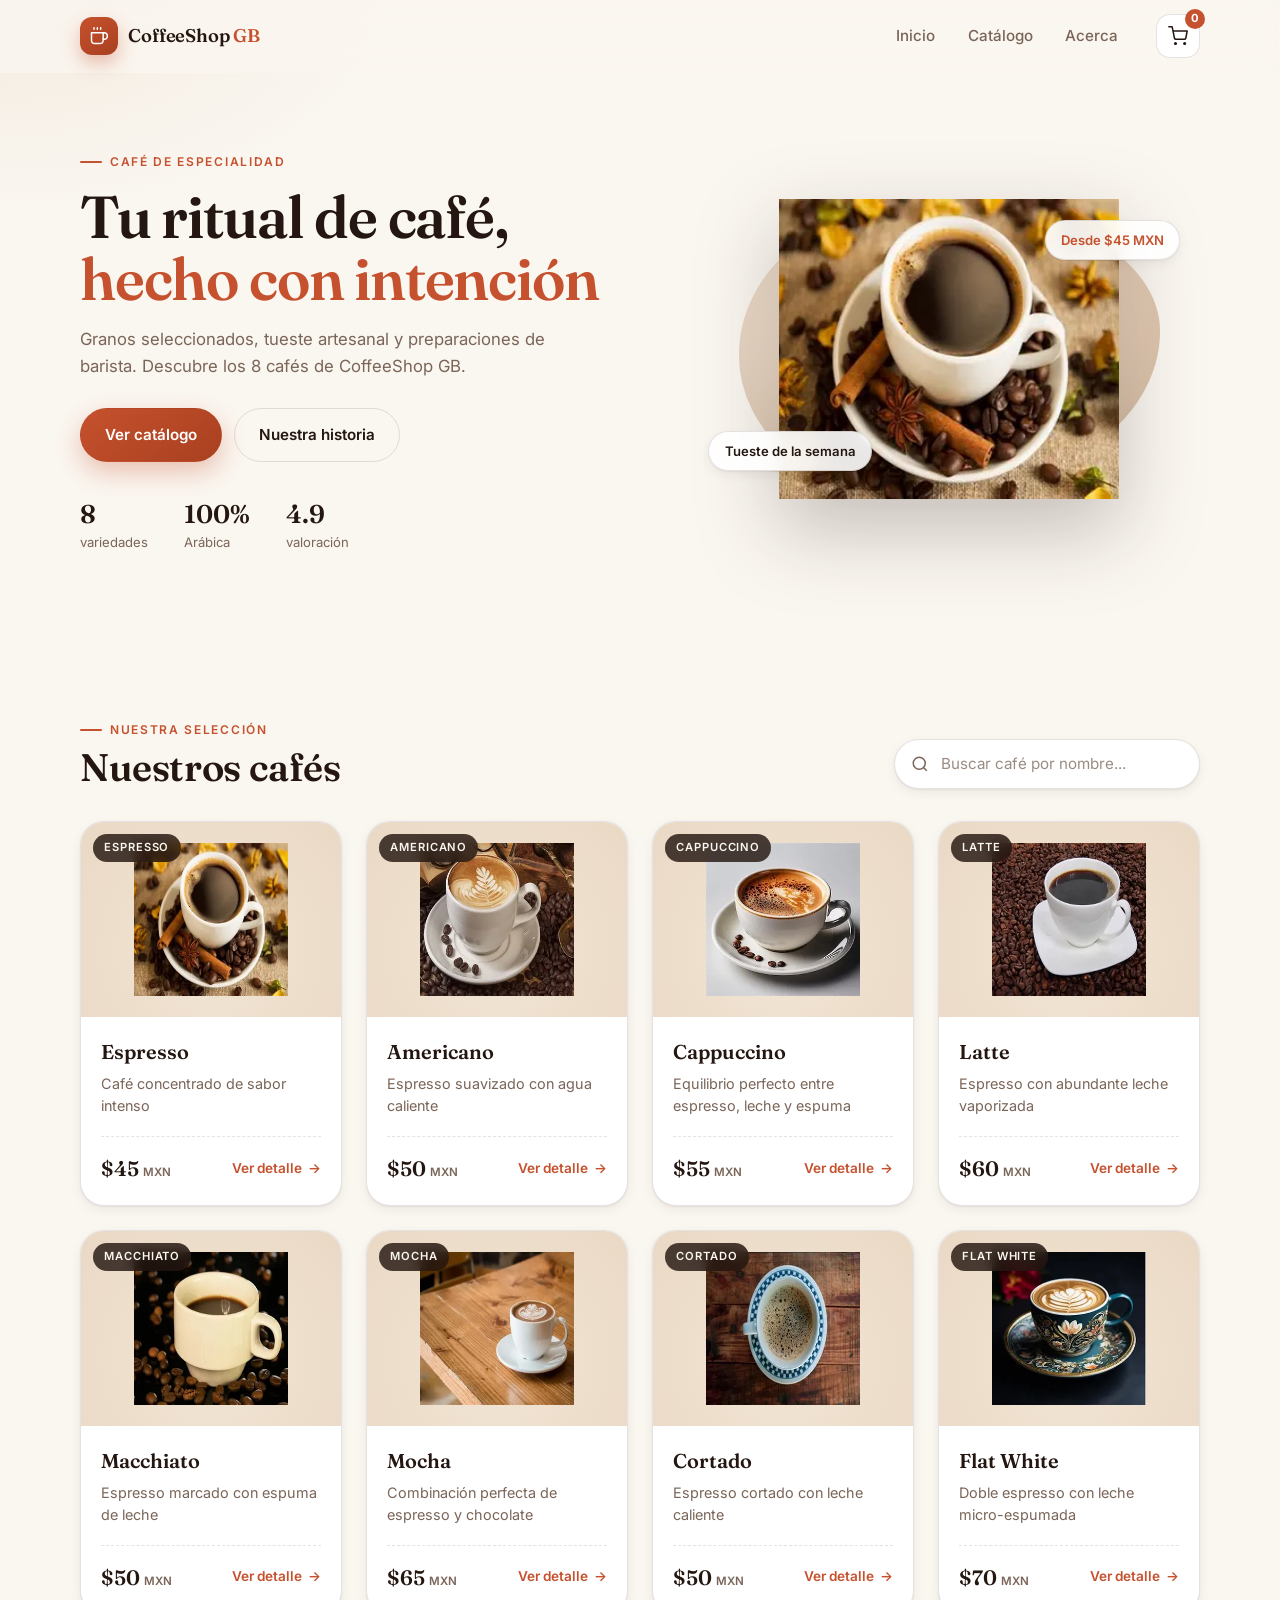
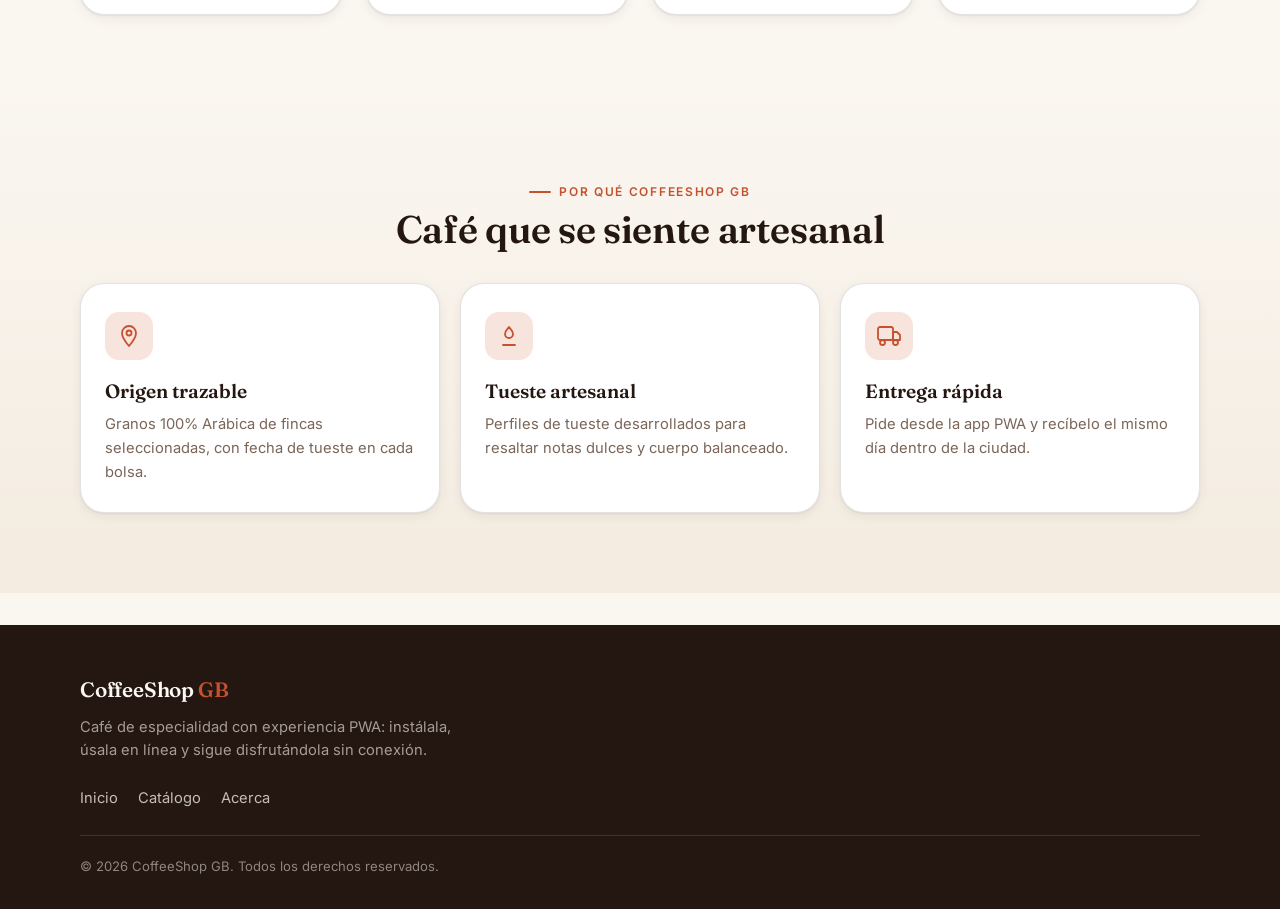
<file: index.html>
<!DOCTYPE html>
<html lang="es">
    <head>
        <meta charset="UTF-8">
        <meta name="viewport" content="width=device-width, initial-scale=1.0">
        <meta http-equiv="X-UA-Compatible" content="ie=edge">
        <meta name="description" content="CoffeeShop GB - Café de especialidad con experiencia PWA. Catálogo de 8 cafés artesanales.">
        <title>CoffeeShop GB</title>
        <link rel="stylesheet" href="css/style.css">
        <link rel="manifest" href="manifest.json">
        <link rel="icon" href="imagenes/icons/favicon-32x32.png" sizes="32x32">
        <link rel="icon" href="imagenes/icons/icon-192x192.png" sizes="192x192">

        <link rel="apple-touch-icon" href="imagenes/icons/icon-72x72.png">
        <link rel="apple-touch-icon" href="imagenes/icons/icon-96x96.png">
        <link rel="apple-touch-icon" href="imagenes/icons/icon-128x128.png">
        <link rel="apple-touch-icon" href="imagenes/icons/icon-144x144.png">
        <link rel="apple-touch-icon" href="imagenes/icons/icon-152x152.png">
        <link rel="apple-touch-icon" href="imagenes/icons/icon-192x192.png">

        <meta name="theme-color" content="#241610">
        <meta name="apple-mobile-web-app-capable" content="yes">
        <meta name="apple-touch-fullscreen" content="yes">
        <link rel="preconnect" href="https://fonts.googleapis.com">
        <link rel="preconnect" href="https://fonts.gstatic.com" crossorigin>
        <link href="https://fonts.googleapis.com/css2?family=Fraunces:opsz,wght@9..144,500;9..144,600;9..144,700&family=Inter:wght@400;500;600;700&display=swap" rel="stylesheet">
    </head>
    <body>
        <a class="skip-link" href="#contenido">Saltar al contenido</a>
        <header class="site-header">
            <div class="container header-inner">
                <a class="brand" href="index.html">
                    <span class="brand-icon" aria-hidden="true">
                        <svg viewBox="0 0 24 24" fill="none" stroke="currentColor" stroke-width="1.8" stroke-linecap="round" stroke-linejoin="round">
                            <path d="M17 8h1a4 4 0 1 1 0 8h-1"></path>
                            <path d="M3 8h14v9a4 4 0 0 1-4 4H7a4 4 0 0 1-4-4V8z"></path>
                            <line x1="6" y1="2" x2="6" y2="4"></line>
                            <line x1="10" y1="2" x2="10" y2="4"></line>
                            <line x1="14" y1="2" x2="14" y2="4"></line>
                        </svg>
                    </span>
                    <span class="brand-text">CoffeeShop <em>GB</em></span>
                </a>

                <nav class="main-nav" aria-label="Navegación principal">
                    <a href="#inicio">Inicio</a>
                    <a href="#catalogo">Catálogo</a>
                    <a href="#acerca">Acerca</a>
                </nav>

                <button class="cart-btn" id="cart-btn" type="button" aria-label="Pedido">
                    <svg viewBox="0 0 24 24" fill="none" stroke="currentColor" stroke-width="1.8" stroke-linecap="round" stroke-linejoin="round" aria-hidden="true">
                        <circle cx="9" cy="21" r="1"></circle>
                        <circle cx="20" cy="21" r="1"></circle>
                        <path d="M1 1h4l2.68 13.39a2 2 0 0 0 2 1.61h9.72a2 2 0 0 0 2-1.61L23 6H6"></path>
                    </svg>
                    <span class="cart-count" id="cart-count">0</span>
                </button>
            </div>
        </header>

        <main id="contenido">
            <section class="hero" id="inicio">
                <div class="container hero-inner">
                    <div class="hero-content">
                        <span class="eyebrow">Café de especialidad</span>
                        <h1 class="hero-title">Tu ritual de café,<br><span class="text-accent">hecho con intención</span></h1>
                        <p class="hero-subtitle">Granos seleccionados, tueste artesanal y preparaciones de barista. Descubre los 8 cafés de CoffeeShop GB.</p>
                        <div class="hero-actions">
                            <a class="btn btn-primary" href="#catalogo">Ver catálogo</a>
                            <a class="btn btn-ghost" href="#acerca">Nuestra historia</a>
                        </div>
                        <ul class="hero-stats" aria-label="Datos destacados">
                            <li><strong>8</strong><span>variedades</span></li>
                            <li><strong>100%</strong><span>Arábica</span></li>
                            <li><strong>4.9</strong><span>valoración</span></li>
                        </ul>
                    </div>
                    <div class="hero-visual" aria-hidden="true">
                        <div class="hero-blob"></div>
                        <img src="imagenes/imgcard/taza1.png" alt="" class="hero-cup" width="300" height="300" loading="eager" fetchpriority="high" decoding="async">
                        <div class="hero-chip hero-chip-top">Desde $45 MXN</div>
                        <div class="hero-chip hero-chip-bottom">Tueste de la semana</div>
                    </div>
                </div>
            </section>

            <section class="catalog" id="catalogo">
                <div class="container">
                    <div class="section-head">
                        <div>
                            <span class="eyebrow">Nuestra selección</span>
                            <h2 class="section-title">Nuestros cafés</h2>
                        </div>
                        <div class="search" role="search">
                            <svg viewBox="0 0 24 24" fill="none" stroke="currentColor" stroke-width="2" aria-hidden="true">
                                <circle cx="11" cy="11" r="8"></circle>
                                <line x1="21" y1="21" x2="16.65" y2="16.65"></line>
                            </svg>
                            <input type="search" id="buscar-cafe" placeholder="Buscar café por nombre..." aria-label="Buscar café por nombre">
                        </div>
                    </div>

                    <div class="product-grid" id="product-grid">
                        <a class="product-card" href="cafe-espresso.html" data-nombre="espresso">
                            <div class="product-media">
                                <img src="imagenes/imgcard/taza1.png" alt="Espresso" loading="lazy" decoding="async" width="300" height="300">
                                <span class="product-tag">Espresso</span>
                            </div>
                            <div class="product-body">
                                <h3 class="product-name">Espresso</h3>
                                <p class="product-desc">Café concentrado de sabor intenso</p>
                                <div class="product-foot">
                                    <span class="product-price">$45 <small>MXN</small></span>
                                    <span class="product-cta">Ver detalle <span aria-hidden="true">→</span></span>
                                </div>
                            </div>
                        </a>

                        <a class="product-card" href="cafe-americano.html" data-nombre="americano">
                            <div class="product-media">
                                <img src="imagenes/imgcard/taza2.png" alt="Americano" loading="lazy" decoding="async" width="300" height="300">
                                <span class="product-tag">Americano</span>
                            </div>
                            <div class="product-body">
                                <h3 class="product-name">Americano</h3>
                                <p class="product-desc">Espresso suavizado con agua caliente</p>
                                <div class="product-foot">
                                    <span class="product-price">$50 <small>MXN</small></span>
                                    <span class="product-cta">Ver detalle <span aria-hidden="true">→</span></span>
                                </div>
                            </div>
                        </a>

                        <a class="product-card" href="cafe-cappuccino.html" data-nombre="cappuccino">
                            <div class="product-media">
                                <img src="imagenes/imgcard/taza3.png" alt="Cappuccino" loading="lazy" decoding="async" width="300" height="300">
                                <span class="product-tag">Cappuccino</span>
                            </div>
                            <div class="product-body">
                                <h3 class="product-name">Cappuccino</h3>
                                <p class="product-desc">Equilibrio perfecto entre espresso, leche y espuma</p>
                                <div class="product-foot">
                                    <span class="product-price">$55 <small>MXN</small></span>
                                    <span class="product-cta">Ver detalle <span aria-hidden="true">→</span></span>
                                </div>
                            </div>
                        </a>

                        <a class="product-card" href="cafe-latte.html" data-nombre="latte">
                            <div class="product-media">
                                <img src="imagenes/imgcard/taza4.png" alt="Latte" loading="lazy" decoding="async" width="300" height="300">
                                <span class="product-tag">Latte</span>
                            </div>
                            <div class="product-body">
                                <h3 class="product-name">Latte</h3>
                                <p class="product-desc">Espresso con abundante leche vaporizada</p>
                                <div class="product-foot">
                                    <span class="product-price">$60 <small>MXN</small></span>
                                    <span class="product-cta">Ver detalle <span aria-hidden="true">→</span></span>
                                </div>
                            </div>
                        </a>

                        <a class="product-card" href="cafe-macchiato.html" data-nombre="macchiato">
                            <div class="product-media">
                                <img src="imagenes/imgcard/taza5.png" alt="Macchiato" loading="lazy" decoding="async" width="300" height="300">
                                <span class="product-tag">Macchiato</span>
                            </div>
                            <div class="product-body">
                                <h3 class="product-name">Macchiato</h3>
                                <p class="product-desc">Espresso marcado con espuma de leche</p>
                                <div class="product-foot">
                                    <span class="product-price">$50 <small>MXN</small></span>
                                    <span class="product-cta">Ver detalle <span aria-hidden="true">→</span></span>
                                </div>
                            </div>
                        </a>

                        <a class="product-card" href="cafe-mocha.html" data-nombre="mocha">
                            <div class="product-media">
                                <img src="imagenes/imgcard/taza6.png" alt="Mocha" loading="lazy" decoding="async" width="300" height="300">
                                <span class="product-tag">Mocha</span>
                            </div>
                            <div class="product-body">
                                <h3 class="product-name">Mocha</h3>
                                <p class="product-desc">Combinación perfecta de espresso y chocolate</p>
                                <div class="product-foot">
                                    <span class="product-price">$65 <small>MXN</small></span>
                                    <span class="product-cta">Ver detalle <span aria-hidden="true">→</span></span>
                                </div>
                            </div>
                        </a>

                        <a class="product-card" href="cafe-cortado.html" data-nombre="cortado">
                            <div class="product-media">
                                <img src="imagenes/imgcard/taza7.png" alt="Cortado" loading="lazy" decoding="async" width="300" height="300">
                                <span class="product-tag">Cortado</span>
                            </div>
                            <div class="product-body">
                                <h3 class="product-name">Cortado</h3>
                                <p class="product-desc">Espresso cortado con leche caliente</p>
                                <div class="product-foot">
                                    <span class="product-price">$50 <small>MXN</small></span>
                                    <span class="product-cta">Ver detalle <span aria-hidden="true">→</span></span>
                                </div>
                            </div>
                        </a>

                        <a class="product-card" href="cafe-flat-white.html" data-nombre="flat white flatwhite">
                            <div class="product-media">
                                <img src="imagenes/imgcard/taza8.png" alt="Flat White" loading="lazy" decoding="async" width="300" height="300">
                                <span class="product-tag">Flat White</span>
                            </div>
                            <div class="product-body">
                                <h3 class="product-name">Flat White</h3>
                                <p class="product-desc">Doble espresso con leche micro-espumada</p>
                                <div class="product-foot">
                                    <span class="product-price">$70 <small>MXN</small></span>
                                    <span class="product-cta">Ver detalle <span aria-hidden="true">→</span></span>
                                </div>
                            </div>
                        </a>
                    </div>

                    <p class="empty-state" id="empty-state" hidden>No encontramos cafés con ese nombre. Prueba con “latte” o “mocha”.</p>
                </div>
            </section>

            <section class="features" id="acerca">
                <div class="container">
                    <div class="section-head section-head-center">
                        <div>
                            <span class="eyebrow">Por qué CoffeeShop GB</span>
                            <h2 class="section-title">Café que se siente artesanal</h2>
                        </div>
                    </div>
                    <div class="feature-grid">
                        <article class="feature-card">
                            <span class="feature-icon" aria-hidden="true">
                                <svg viewBox="0 0 24 24" fill="none" stroke="currentColor" stroke-width="1.8" stroke-linecap="round" stroke-linejoin="round">
                                    <path d="M12 2a7 7 0 0 0-7 7c0 5 7 13 7 13s7-8 7-13a7 7 0 0 0-7-7z"></path>
                                    <circle cx="12" cy="9" r="2.5"></circle>
                                </svg>
                            </span>
                            <h3>Origen trazable</h3>
                            <p>Granos 100% Arábica de fincas seleccionadas, con fecha de tueste en cada bolsa.</p>
                        </article>
                        <article class="feature-card">
                            <span class="feature-icon" aria-hidden="true">
                                <svg viewBox="0 0 24 24" fill="none" stroke="currentColor" stroke-width="1.8" stroke-linecap="round" stroke-linejoin="round">
                                    <path d="M12 3c1.5 2.5 4 3.5 4 7a4 4 0 0 1-8 0c0-3.5 2.5-4.5 4-7z"></path>
                                    <path d="M6 21h12"></path>
                                </svg>
                            </span>
                            <h3>Tueste artesanal</h3>
                            <p>Perfiles de tueste desarrollados para resaltar notas dulces y cuerpo balanceado.</p>
                        </article>
                        <article class="feature-card">
                            <span class="feature-icon" aria-hidden="true">
                                <svg viewBox="0 0 24 24" fill="none" stroke="currentColor" stroke-width="1.8" stroke-linecap="round" stroke-linejoin="round">
                                    <rect x="1" y="3" width="15" height="13" rx="2"></rect>
                                    <path d="M16 8h4l3 3v5h-7V8z"></path>
                                    <circle cx="5.5" cy="18.5" r="2.5"></circle>
                                    <circle cx="18.5" cy="18.5" r="2.5"></circle>
                                </svg>
                            </span>
                            <h3>Entrega rápida</h3>
                            <p>Pide desde la app PWA y recíbelo el mismo día dentro de la ciudad.</p>
                        </article>
                    </div>
                </div>
            </section>
        </main>

        <footer class="site-footer">
            <div class="container footer-inner">
                <div class="footer-brand">
                    <div class="brand-text">CoffeeShop <em>GB</em></div>
                    <p>Café de especialidad con experiencia PWA: instálala, úsala en línea y sigue disfrutándola sin conexión.</p>
                </div>
                <nav class="footer-links" aria-label="Enlaces del pie de página">
                    <a href="#inicio">Inicio</a>
                    <a href="#catalogo">Catálogo</a>
                    <a href="#acerca">Acerca</a>
                </nav>
                <p class="footer-legal">© 2026 CoffeeShop GB. Todos los derechos reservados.</p>
            </div>
        </footer>

        <div class="toast" id="toast" role="status" aria-live="polite"></div>

        <script src="js/app.js"></script>
    </body>
</html>
</file>
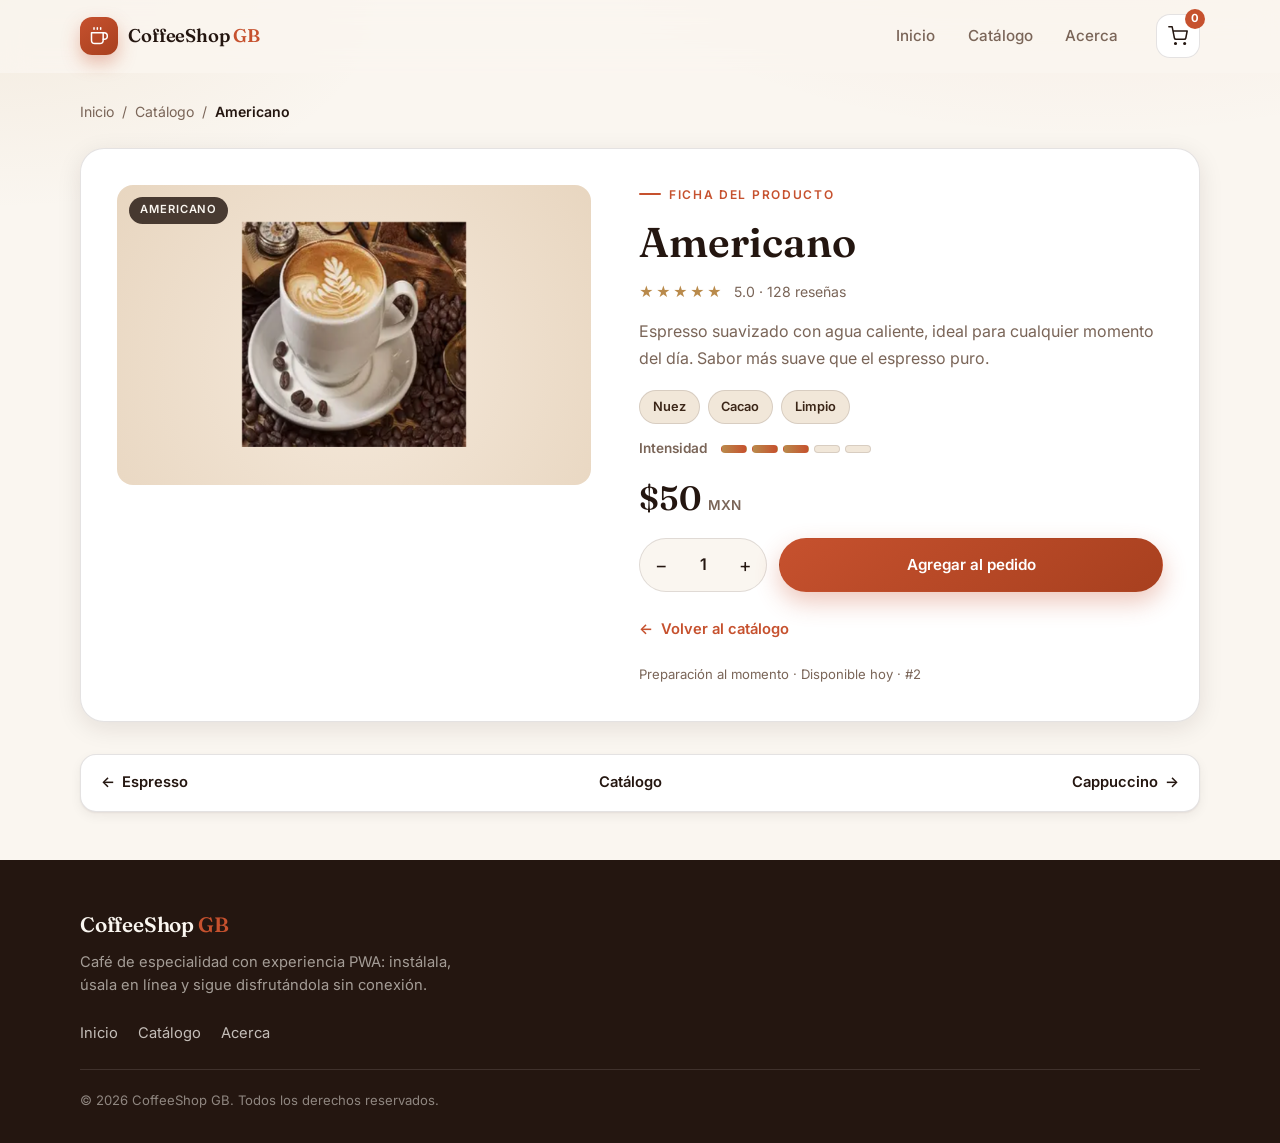
<file: cafe-americano.html>
<!DOCTYPE html>
<html lang="es">
    <head>
        <meta charset="UTF-8">
        <meta name="viewport" content="width=device-width, initial-scale=1.0">
        <meta http-equiv="X-UA-Compatible" content="ie=edge">
        <meta name="description" content="Americano en CoffeeShop GB: Espresso suavizado con agua caliente, ideal para cualquier m...">
        <title>Americano | CoffeeShop GB</title>
        <link rel="stylesheet" href="css/style.css">
        <link rel="manifest" href="manifest.json">
        <link rel="icon" href="imagenes/icons/favicon-32x32.png" sizes="32x32">
        <link rel="icon" href="imagenes/icons/icon-192x192.png" sizes="192x192">

        <link rel="apple-touch-icon" href="imagenes/icons/icon-72x72.png">
        <link rel="apple-touch-icon" href="imagenes/icons/icon-96x96.png">
        <link rel="apple-touch-icon" href="imagenes/icons/icon-128x128.png">
        <link rel="apple-touch-icon" href="imagenes/icons/icon-144x144.png">
        <link rel="apple-touch-icon" href="imagenes/icons/icon-152x152.png">
        <link rel="apple-touch-icon" href="imagenes/icons/icon-192x192.png">

        <meta name="theme-color" content="#241610">
        <meta name="apple-mobile-web-app-capable" content="yes">
        <link rel="preconnect" href="https://fonts.googleapis.com">
        <link rel="preconnect" href="https://fonts.gstatic.com" crossorigin>
        <link href="https://fonts.googleapis.com/css2?family=Fraunces:opsz,wght@9..144,500;9..144,600;9..144,700&family=Inter:wght@400;500;600;700&display=swap" rel="stylesheet">
    </head>
    <body class="page-detalle">
        <a class="skip-link" href="#contenido">Saltar al contenido</a>
        <header class="site-header">
            <div class="container header-inner">
                <a class="brand" href="index.html">
                    <span class="brand-icon" aria-hidden="true">
                        <svg viewBox="0 0 24 24" fill="none" stroke="currentColor" stroke-width="1.8" stroke-linecap="round" stroke-linejoin="round">
                            <path d="M17 8h1a4 4 0 1 1 0 8h-1"></path>
                            <path d="M3 8h14v9a4 4 0 0 1-4 4H7a4 4 0 0 1-4-4V8z"></path>
                            <line x1="6" y1="2" x2="6" y2="4"></line>
                            <line x1="10" y1="2" x2="10" y2="4"></line>
                            <line x1="14" y1="2" x2="14" y2="4"></line>
                        </svg>
                    </span>
                    <span class="brand-text">CoffeeShop <em>GB</em></span>
                </a>

                <nav class="main-nav" aria-label="Navegación principal">
                    <a href="index.html#inicio">Inicio</a>
                    <a href="index.html#catalogo">Catálogo</a>
                    <a href="index.html#acerca">Acerca</a>
                </nav>

                <button class="cart-btn" id="cart-btn" type="button" aria-label="Pedido">
                    <svg viewBox="0 0 24 24" fill="none" stroke="currentColor" stroke-width="1.8" stroke-linecap="round" stroke-linejoin="round" aria-hidden="true">
                        <circle cx="9" cy="21" r="1"></circle>
                        <circle cx="20" cy="21" r="1"></circle>
                        <path d="M1 1h4l2.68 13.39a2 2 0 0 0 2 1.61h9.72a2 2 0 0 0 2-1.61L23 6H6"></path>
                    </svg>
                    <span class="cart-count" id="cart-count">0</span>
                </button>
            </div>
        </header>

        <main id="contenido">
            <section class="detail">
                <div class="container">
                    <nav class="breadcrumb" aria-label="Migas de pan">
                        <a href="index.html">Inicio</a>
                        <span aria-hidden="true">/</span>
                        <a href="index.html#catalogo">Catálogo</a>
                        <span aria-hidden="true">/</span>
                        <span>Americano</span>
                    </nav>

                    <article class="detail-card" id="detalle-card" data-cafe="2">
                        <div class="detail-media">
                            <div class="img-wrapper">
                                <img src="imagenes/imgcard/taza2.png" alt="Americano" width="300" height="300" decoding="async">
                            </div>
                            <span class="product-tag">Americano</span>
                        </div>

                        <div class="detail-body">
                            <span class="eyebrow">Ficha del producto</span>
                            <h1 class="detail-title">Americano</h1>

                            <div class="detail-rating" aria-label="Valoración 5 de 5">
                                <span class="stars" aria-hidden="true">★★★★★</span>
                                <span class="rating-text">5.0 · 128 reseñas</span>
                            </div>

                            <p class="detail-desc">Espresso suavizado con agua caliente, ideal para cualquier momento del día. Sabor más suave que el espresso puro.</p>

                            <ul class="note-chips" aria-label="Notas de cata">
                                <li>Nuez</li>
                                <li>Cacao</li>
                                <li>Limpio</li>
                            </ul>

                            <div class="intensity" aria-label="Intensidad">
                                <span class="intensity-label">Intensidad</span>
                                <span class="intensity-meter"><span class="on"></span><span class="on"></span><span class="on"></span><span></span><span></span></span>
                            </div>

                            <p class="detail-price">$50 <small>MXN</small></p>

                            <div class="detail-actions">
                                <div class="stepper" role="group" aria-label="Cantidad">
                                    <button type="button" class="stepper-btn" id="qty-minus" aria-label="Quitar uno">−</button>
                                    <input type="number" id="qty-input" value="1" min="1" max="99" aria-label="Cantidad" readonly>
                                    <button type="button" class="stepper-btn" id="qty-plus" aria-label="Agregar uno">+</button>
                                </div>
                                <button type="button" class="btn btn-primary btn-add" id="btn-agregar">Agregar al pedido</button>
                            </div>

                            <a class="btn-back" href="index.html#catalogo">
                                <span aria-hidden="true">←</span> Volver al catálogo
                            </a>

                            <p class="detail-meta">Preparación al momento · Disponible hoy · #2</p>
                        </div>
                    </article>

                    <nav class="detail-nav" aria-label="Navegación entre cafés">
                        <a href="cafe-espresso.html"><span aria-hidden="true">←</span> <span>Espresso</span></a>
                        <a href="index.html#catalogo">Catálogo</a>
                        <a href="cafe-cappuccino.html"><span>Cappuccino</span> <span aria-hidden="true">→</span></a>
                    </nav>
                </div>
            </section>
        </main>

        <footer class="site-footer">
            <div class="container footer-inner">
                <div class="footer-brand">
                    <div class="brand-text">CoffeeShop <em>GB</em></div>
                    <p>Café de especialidad con experiencia PWA: instálala, úsala en línea y sigue disfrutándola sin conexión.</p>
                </div>
                <nav class="footer-links" aria-label="Enlaces del pie de página">
                    <a href="index.html#inicio">Inicio</a>
                    <a href="index.html#catalogo">Catálogo</a>
                    <a href="index.html#acerca">Acerca</a>
                </nav>
                <p class="footer-legal">© 2026 CoffeeShop GB. Todos los derechos reservados.</p>
            </div>
        </footer>

        <div class="toast" id="toast" role="status" aria-live="polite"></div>

        <script src="js/app.js"></script>
    </body>
</html>
</file>
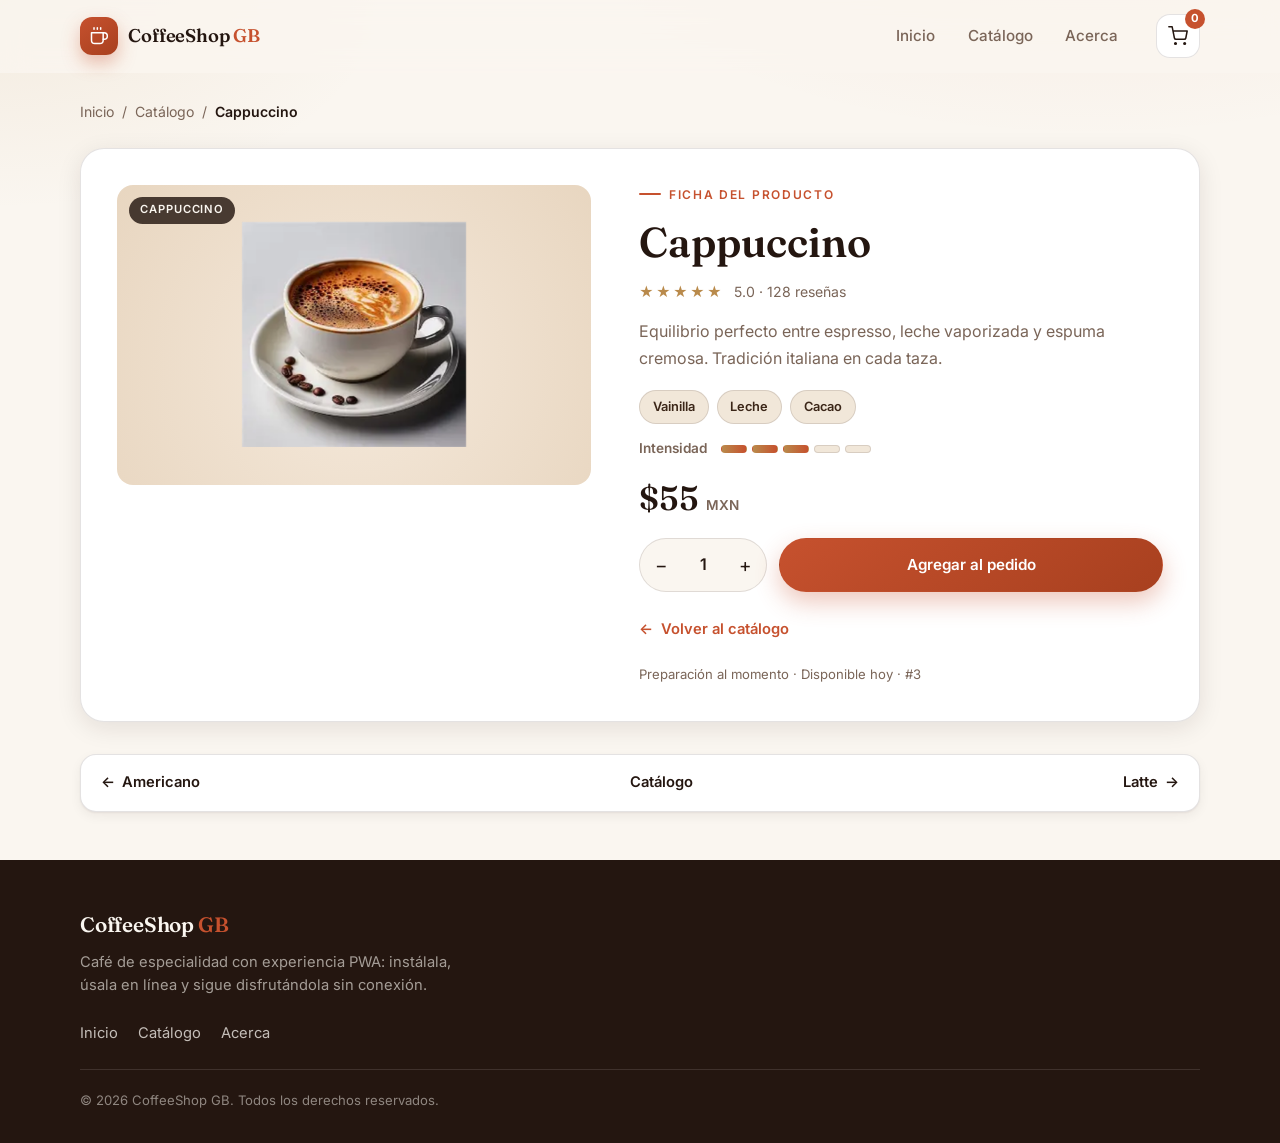
<file: cafe-cappuccino.html>
<!DOCTYPE html>
<html lang="es">
    <head>
        <meta charset="UTF-8">
        <meta name="viewport" content="width=device-width, initial-scale=1.0">
        <meta http-equiv="X-UA-Compatible" content="ie=edge">
        <meta name="description" content="Cappuccino en CoffeeShop GB: Equilibrio perfecto entre espresso, leche vaporizada y espum...">
        <title>Cappuccino | CoffeeShop GB</title>
        <link rel="stylesheet" href="css/style.css">
        <link rel="manifest" href="manifest.json">
        <link rel="icon" href="imagenes/icons/favicon-32x32.png" sizes="32x32">
        <link rel="icon" href="imagenes/icons/icon-192x192.png" sizes="192x192">

        <link rel="apple-touch-icon" href="imagenes/icons/icon-72x72.png">
        <link rel="apple-touch-icon" href="imagenes/icons/icon-96x96.png">
        <link rel="apple-touch-icon" href="imagenes/icons/icon-128x128.png">
        <link rel="apple-touch-icon" href="imagenes/icons/icon-144x144.png">
        <link rel="apple-touch-icon" href="imagenes/icons/icon-152x152.png">
        <link rel="apple-touch-icon" href="imagenes/icons/icon-192x192.png">

        <meta name="theme-color" content="#241610">
        <meta name="apple-mobile-web-app-capable" content="yes">
        <link rel="preconnect" href="https://fonts.googleapis.com">
        <link rel="preconnect" href="https://fonts.gstatic.com" crossorigin>
        <link href="https://fonts.googleapis.com/css2?family=Fraunces:opsz,wght@9..144,500;9..144,600;9..144,700&family=Inter:wght@400;500;600;700&display=swap" rel="stylesheet">
    </head>
    <body class="page-detalle">
        <a class="skip-link" href="#contenido">Saltar al contenido</a>
        <header class="site-header">
            <div class="container header-inner">
                <a class="brand" href="index.html">
                    <span class="brand-icon" aria-hidden="true">
                        <svg viewBox="0 0 24 24" fill="none" stroke="currentColor" stroke-width="1.8" stroke-linecap="round" stroke-linejoin="round">
                            <path d="M17 8h1a4 4 0 1 1 0 8h-1"></path>
                            <path d="M3 8h14v9a4 4 0 0 1-4 4H7a4 4 0 0 1-4-4V8z"></path>
                            <line x1="6" y1="2" x2="6" y2="4"></line>
                            <line x1="10" y1="2" x2="10" y2="4"></line>
                            <line x1="14" y1="2" x2="14" y2="4"></line>
                        </svg>
                    </span>
                    <span class="brand-text">CoffeeShop <em>GB</em></span>
                </a>

                <nav class="main-nav" aria-label="Navegación principal">
                    <a href="index.html#inicio">Inicio</a>
                    <a href="index.html#catalogo">Catálogo</a>
                    <a href="index.html#acerca">Acerca</a>
                </nav>

                <button class="cart-btn" id="cart-btn" type="button" aria-label="Pedido">
                    <svg viewBox="0 0 24 24" fill="none" stroke="currentColor" stroke-width="1.8" stroke-linecap="round" stroke-linejoin="round" aria-hidden="true">
                        <circle cx="9" cy="21" r="1"></circle>
                        <circle cx="20" cy="21" r="1"></circle>
                        <path d="M1 1h4l2.68 13.39a2 2 0 0 0 2 1.61h9.72a2 2 0 0 0 2-1.61L23 6H6"></path>
                    </svg>
                    <span class="cart-count" id="cart-count">0</span>
                </button>
            </div>
        </header>

        <main id="contenido">
            <section class="detail">
                <div class="container">
                    <nav class="breadcrumb" aria-label="Migas de pan">
                        <a href="index.html">Inicio</a>
                        <span aria-hidden="true">/</span>
                        <a href="index.html#catalogo">Catálogo</a>
                        <span aria-hidden="true">/</span>
                        <span>Cappuccino</span>
                    </nav>

                    <article class="detail-card" id="detalle-card" data-cafe="3">
                        <div class="detail-media">
                            <div class="img-wrapper">
                                <img src="imagenes/imgcard/taza3.png" alt="Cappuccino" width="300" height="300" decoding="async">
                            </div>
                            <span class="product-tag">Cappuccino</span>
                        </div>

                        <div class="detail-body">
                            <span class="eyebrow">Ficha del producto</span>
                            <h1 class="detail-title">Cappuccino</h1>

                            <div class="detail-rating" aria-label="Valoración 5 de 5">
                                <span class="stars" aria-hidden="true">★★★★★</span>
                                <span class="rating-text">5.0 · 128 reseñas</span>
                            </div>

                            <p class="detail-desc">Equilibrio perfecto entre espresso, leche vaporizada y espuma cremosa. Tradición italiana en cada taza.</p>

                            <ul class="note-chips" aria-label="Notas de cata">
                                <li>Vainilla</li>
                                <li>Leche</li>
                                <li>Cacao</li>
                            </ul>

                            <div class="intensity" aria-label="Intensidad">
                                <span class="intensity-label">Intensidad</span>
                                <span class="intensity-meter"><span class="on"></span><span class="on"></span><span class="on"></span><span></span><span></span></span>
                            </div>

                            <p class="detail-price">$55 <small>MXN</small></p>

                            <div class="detail-actions">
                                <div class="stepper" role="group" aria-label="Cantidad">
                                    <button type="button" class="stepper-btn" id="qty-minus" aria-label="Quitar uno">−</button>
                                    <input type="number" id="qty-input" value="1" min="1" max="99" aria-label="Cantidad" readonly>
                                    <button type="button" class="stepper-btn" id="qty-plus" aria-label="Agregar uno">+</button>
                                </div>
                                <button type="button" class="btn btn-primary btn-add" id="btn-agregar">Agregar al pedido</button>
                            </div>

                            <a class="btn-back" href="index.html#catalogo">
                                <span aria-hidden="true">←</span> Volver al catálogo
                            </a>

                            <p class="detail-meta">Preparación al momento · Disponible hoy · #3</p>
                        </div>
                    </article>

                    <nav class="detail-nav" aria-label="Navegación entre cafés">
                        <a href="cafe-americano.html"><span aria-hidden="true">←</span> <span>Americano</span></a>
                        <a href="index.html#catalogo">Catálogo</a>
                        <a href="cafe-latte.html"><span>Latte</span> <span aria-hidden="true">→</span></a>
                    </nav>
                </div>
            </section>
        </main>

        <footer class="site-footer">
            <div class="container footer-inner">
                <div class="footer-brand">
                    <div class="brand-text">CoffeeShop <em>GB</em></div>
                    <p>Café de especialidad con experiencia PWA: instálala, úsala en línea y sigue disfrutándola sin conexión.</p>
                </div>
                <nav class="footer-links" aria-label="Enlaces del pie de página">
                    <a href="index.html#inicio">Inicio</a>
                    <a href="index.html#catalogo">Catálogo</a>
                    <a href="index.html#acerca">Acerca</a>
                </nav>
                <p class="footer-legal">© 2026 CoffeeShop GB. Todos los derechos reservados.</p>
            </div>
        </footer>

        <div class="toast" id="toast" role="status" aria-live="polite"></div>

        <script src="js/app.js"></script>
    </body>
</html>
</file>
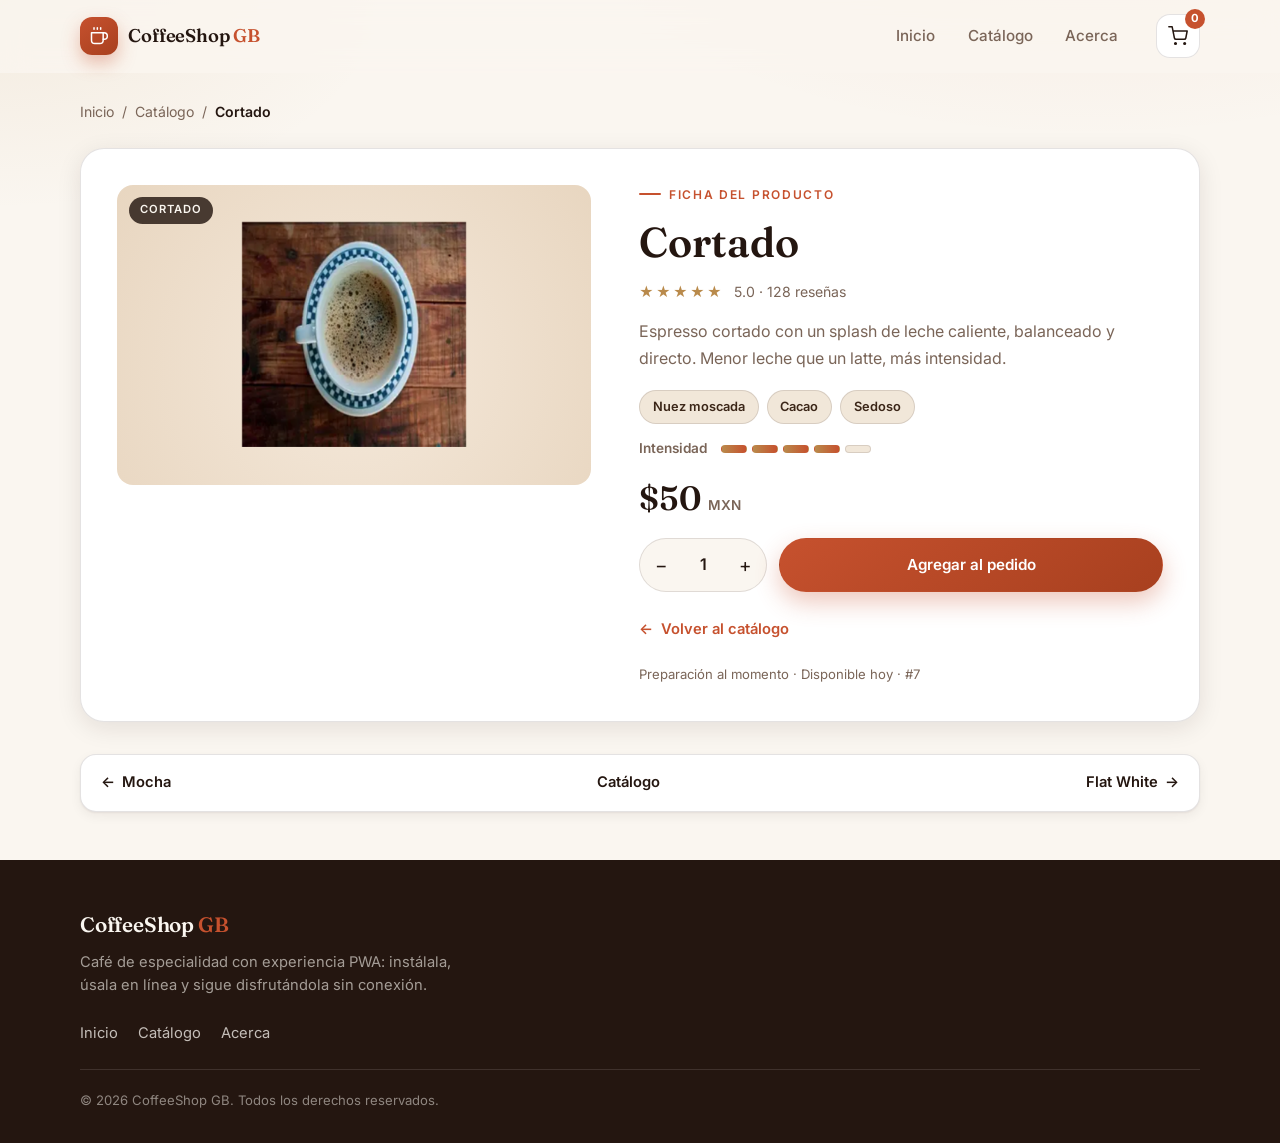
<file: cafe-cortado.html>
<!DOCTYPE html>
<html lang="es">
    <head>
        <meta charset="UTF-8">
        <meta name="viewport" content="width=device-width, initial-scale=1.0">
        <meta http-equiv="X-UA-Compatible" content="ie=edge">
        <meta name="description" content="Cortado en CoffeeShop GB: Espresso cortado con un splash de leche caliente, balanceado...">
        <title>Cortado | CoffeeShop GB</title>
        <link rel="stylesheet" href="css/style.css">
        <link rel="manifest" href="manifest.json">
        <link rel="icon" href="imagenes/icons/favicon-32x32.png" sizes="32x32">
        <link rel="icon" href="imagenes/icons/icon-192x192.png" sizes="192x192">

        <link rel="apple-touch-icon" href="imagenes/icons/icon-72x72.png">
        <link rel="apple-touch-icon" href="imagenes/icons/icon-96x96.png">
        <link rel="apple-touch-icon" href="imagenes/icons/icon-128x128.png">
        <link rel="apple-touch-icon" href="imagenes/icons/icon-144x144.png">
        <link rel="apple-touch-icon" href="imagenes/icons/icon-152x152.png">
        <link rel="apple-touch-icon" href="imagenes/icons/icon-192x192.png">

        <meta name="theme-color" content="#241610">
        <meta name="apple-mobile-web-app-capable" content="yes">
        <link rel="preconnect" href="https://fonts.googleapis.com">
        <link rel="preconnect" href="https://fonts.gstatic.com" crossorigin>
        <link href="https://fonts.googleapis.com/css2?family=Fraunces:opsz,wght@9..144,500;9..144,600;9..144,700&family=Inter:wght@400;500;600;700&display=swap" rel="stylesheet">
    </head>
    <body class="page-detalle">
        <a class="skip-link" href="#contenido">Saltar al contenido</a>
        <header class="site-header">
            <div class="container header-inner">
                <a class="brand" href="index.html">
                    <span class="brand-icon" aria-hidden="true">
                        <svg viewBox="0 0 24 24" fill="none" stroke="currentColor" stroke-width="1.8" stroke-linecap="round" stroke-linejoin="round">
                            <path d="M17 8h1a4 4 0 1 1 0 8h-1"></path>
                            <path d="M3 8h14v9a4 4 0 0 1-4 4H7a4 4 0 0 1-4-4V8z"></path>
                            <line x1="6" y1="2" x2="6" y2="4"></line>
                            <line x1="10" y1="2" x2="10" y2="4"></line>
                            <line x1="14" y1="2" x2="14" y2="4"></line>
                        </svg>
                    </span>
                    <span class="brand-text">CoffeeShop <em>GB</em></span>
                </a>

                <nav class="main-nav" aria-label="Navegación principal">
                    <a href="index.html#inicio">Inicio</a>
                    <a href="index.html#catalogo">Catálogo</a>
                    <a href="index.html#acerca">Acerca</a>
                </nav>

                <button class="cart-btn" id="cart-btn" type="button" aria-label="Pedido">
                    <svg viewBox="0 0 24 24" fill="none" stroke="currentColor" stroke-width="1.8" stroke-linecap="round" stroke-linejoin="round" aria-hidden="true">
                        <circle cx="9" cy="21" r="1"></circle>
                        <circle cx="20" cy="21" r="1"></circle>
                        <path d="M1 1h4l2.68 13.39a2 2 0 0 0 2 1.61h9.72a2 2 0 0 0 2-1.61L23 6H6"></path>
                    </svg>
                    <span class="cart-count" id="cart-count">0</span>
                </button>
            </div>
        </header>

        <main id="contenido">
            <section class="detail">
                <div class="container">
                    <nav class="breadcrumb" aria-label="Migas de pan">
                        <a href="index.html">Inicio</a>
                        <span aria-hidden="true">/</span>
                        <a href="index.html#catalogo">Catálogo</a>
                        <span aria-hidden="true">/</span>
                        <span>Cortado</span>
                    </nav>

                    <article class="detail-card" id="detalle-card" data-cafe="7">
                        <div class="detail-media">
                            <div class="img-wrapper">
                                <img src="imagenes/imgcard/taza7.png" alt="Cortado" width="300" height="300" decoding="async">
                            </div>
                            <span class="product-tag">Cortado</span>
                        </div>

                        <div class="detail-body">
                            <span class="eyebrow">Ficha del producto</span>
                            <h1 class="detail-title">Cortado</h1>

                            <div class="detail-rating" aria-label="Valoración 5 de 5">
                                <span class="stars" aria-hidden="true">★★★★★</span>
                                <span class="rating-text">5.0 · 128 reseñas</span>
                            </div>

                            <p class="detail-desc">Espresso cortado con un splash de leche caliente, balanceado y directo. Menor leche que un latte, más intensidad.</p>

                            <ul class="note-chips" aria-label="Notas de cata">
                                <li>Nuez moscada</li>
                                <li>Cacao</li>
                                <li>Sedoso</li>
                            </ul>

                            <div class="intensity" aria-label="Intensidad">
                                <span class="intensity-label">Intensidad</span>
                                <span class="intensity-meter"><span class="on"></span><span class="on"></span><span class="on"></span><span class="on"></span><span></span></span>
                            </div>

                            <p class="detail-price">$50 <small>MXN</small></p>

                            <div class="detail-actions">
                                <div class="stepper" role="group" aria-label="Cantidad">
                                    <button type="button" class="stepper-btn" id="qty-minus" aria-label="Quitar uno">−</button>
                                    <input type="number" id="qty-input" value="1" min="1" max="99" aria-label="Cantidad" readonly>
                                    <button type="button" class="stepper-btn" id="qty-plus" aria-label="Agregar uno">+</button>
                                </div>
                                <button type="button" class="btn btn-primary btn-add" id="btn-agregar">Agregar al pedido</button>
                            </div>

                            <a class="btn-back" href="index.html#catalogo">
                                <span aria-hidden="true">←</span> Volver al catálogo
                            </a>

                            <p class="detail-meta">Preparación al momento · Disponible hoy · #7</p>
                        </div>
                    </article>

                    <nav class="detail-nav" aria-label="Navegación entre cafés">
                        <a href="cafe-mocha.html"><span aria-hidden="true">←</span> <span>Mocha</span></a>
                        <a href="index.html#catalogo">Catálogo</a>
                        <a href="cafe-flat-white.html"><span>Flat White</span> <span aria-hidden="true">→</span></a>
                    </nav>
                </div>
            </section>
        </main>

        <footer class="site-footer">
            <div class="container footer-inner">
                <div class="footer-brand">
                    <div class="brand-text">CoffeeShop <em>GB</em></div>
                    <p>Café de especialidad con experiencia PWA: instálala, úsala en línea y sigue disfrutándola sin conexión.</p>
                </div>
                <nav class="footer-links" aria-label="Enlaces del pie de página">
                    <a href="index.html#inicio">Inicio</a>
                    <a href="index.html#catalogo">Catálogo</a>
                    <a href="index.html#acerca">Acerca</a>
                </nav>
                <p class="footer-legal">© 2026 CoffeeShop GB. Todos los derechos reservados.</p>
            </div>
        </footer>

        <div class="toast" id="toast" role="status" aria-live="polite"></div>

        <script src="js/app.js"></script>
    </body>
</html>
</file>
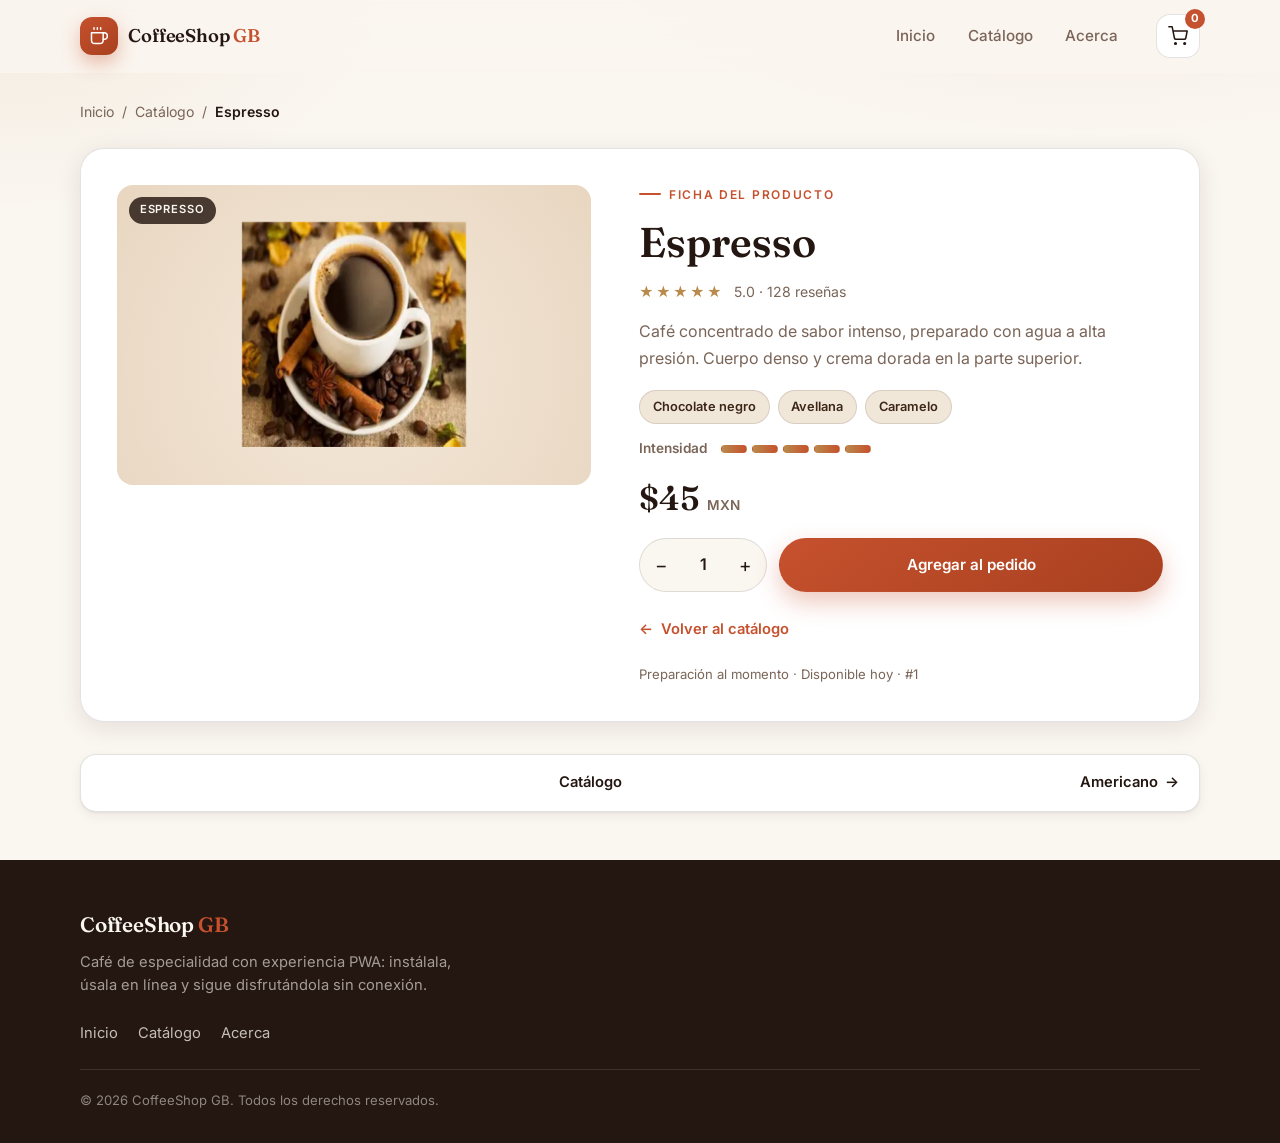
<file: cafe-espresso.html>
<!DOCTYPE html>
<html lang="es">
    <head>
        <meta charset="UTF-8">
        <meta name="viewport" content="width=device-width, initial-scale=1.0">
        <meta http-equiv="X-UA-Compatible" content="ie=edge">
        <meta name="description" content="Espresso en CoffeeShop GB: Café concentrado de sabor intenso, preparado con agua a alta...">
        <title>Espresso | CoffeeShop GB</title>
        <link rel="stylesheet" href="css/style.css">
        <link rel="manifest" href="manifest.json">
        <link rel="icon" href="imagenes/icons/favicon-32x32.png" sizes="32x32">
        <link rel="icon" href="imagenes/icons/icon-192x192.png" sizes="192x192">

        <link rel="apple-touch-icon" href="imagenes/icons/icon-72x72.png">
        <link rel="apple-touch-icon" href="imagenes/icons/icon-96x96.png">
        <link rel="apple-touch-icon" href="imagenes/icons/icon-128x128.png">
        <link rel="apple-touch-icon" href="imagenes/icons/icon-144x144.png">
        <link rel="apple-touch-icon" href="imagenes/icons/icon-152x152.png">
        <link rel="apple-touch-icon" href="imagenes/icons/icon-192x192.png">

        <meta name="theme-color" content="#241610">
        <meta name="apple-mobile-web-app-capable" content="yes">
        <link rel="preconnect" href="https://fonts.googleapis.com">
        <link rel="preconnect" href="https://fonts.gstatic.com" crossorigin>
        <link href="https://fonts.googleapis.com/css2?family=Fraunces:opsz,wght@9..144,500;9..144,600;9..144,700&family=Inter:wght@400;500;600;700&display=swap" rel="stylesheet">
    </head>
    <body class="page-detalle">
        <a class="skip-link" href="#contenido">Saltar al contenido</a>
        <header class="site-header">
            <div class="container header-inner">
                <a class="brand" href="index.html">
                    <span class="brand-icon" aria-hidden="true">
                        <svg viewBox="0 0 24 24" fill="none" stroke="currentColor" stroke-width="1.8" stroke-linecap="round" stroke-linejoin="round">
                            <path d="M17 8h1a4 4 0 1 1 0 8h-1"></path>
                            <path d="M3 8h14v9a4 4 0 0 1-4 4H7a4 4 0 0 1-4-4V8z"></path>
                            <line x1="6" y1="2" x2="6" y2="4"></line>
                            <line x1="10" y1="2" x2="10" y2="4"></line>
                            <line x1="14" y1="2" x2="14" y2="4"></line>
                        </svg>
                    </span>
                    <span class="brand-text">CoffeeShop <em>GB</em></span>
                </a>

                <nav class="main-nav" aria-label="Navegación principal">
                    <a href="index.html#inicio">Inicio</a>
                    <a href="index.html#catalogo">Catálogo</a>
                    <a href="index.html#acerca">Acerca</a>
                </nav>

                <button class="cart-btn" id="cart-btn" type="button" aria-label="Pedido">
                    <svg viewBox="0 0 24 24" fill="none" stroke="currentColor" stroke-width="1.8" stroke-linecap="round" stroke-linejoin="round" aria-hidden="true">
                        <circle cx="9" cy="21" r="1"></circle>
                        <circle cx="20" cy="21" r="1"></circle>
                        <path d="M1 1h4l2.68 13.39a2 2 0 0 0 2 1.61h9.72a2 2 0 0 0 2-1.61L23 6H6"></path>
                    </svg>
                    <span class="cart-count" id="cart-count">0</span>
                </button>
            </div>
        </header>

        <main id="contenido">
            <section class="detail">
                <div class="container">
                    <nav class="breadcrumb" aria-label="Migas de pan">
                        <a href="index.html">Inicio</a>
                        <span aria-hidden="true">/</span>
                        <a href="index.html#catalogo">Catálogo</a>
                        <span aria-hidden="true">/</span>
                        <span>Espresso</span>
                    </nav>

                    <article class="detail-card" id="detalle-card" data-cafe="1">
                        <div class="detail-media">
                            <div class="img-wrapper">
                                <img src="imagenes/imgcard/taza1.png" alt="Espresso" width="300" height="300" decoding="async">
                            </div>
                            <span class="product-tag">Espresso</span>
                        </div>

                        <div class="detail-body">
                            <span class="eyebrow">Ficha del producto</span>
                            <h1 class="detail-title">Espresso</h1>

                            <div class="detail-rating" aria-label="Valoración 5 de 5">
                                <span class="stars" aria-hidden="true">★★★★★</span>
                                <span class="rating-text">5.0 · 128 reseñas</span>
                            </div>

                            <p class="detail-desc">Café concentrado de sabor intenso, preparado con agua a alta presión. Cuerpo denso y crema dorada en la parte superior.</p>

                            <ul class="note-chips" aria-label="Notas de cata">
                                <li>Chocolate negro</li>
                                <li>Avellana</li>
                                <li>Caramelo</li>
                            </ul>

                            <div class="intensity" aria-label="Intensidad">
                                <span class="intensity-label">Intensidad</span>
                                <span class="intensity-meter"><span class="on"></span><span class="on"></span><span class="on"></span><span class="on"></span><span class="on"></span></span>
                            </div>

                            <p class="detail-price">$45 <small>MXN</small></p>

                            <div class="detail-actions">
                                <div class="stepper" role="group" aria-label="Cantidad">
                                    <button type="button" class="stepper-btn" id="qty-minus" aria-label="Quitar uno">−</button>
                                    <input type="number" id="qty-input" value="1" min="1" max="99" aria-label="Cantidad" readonly>
                                    <button type="button" class="stepper-btn" id="qty-plus" aria-label="Agregar uno">+</button>
                                </div>
                                <button type="button" class="btn btn-primary btn-add" id="btn-agregar">Agregar al pedido</button>
                            </div>

                            <a class="btn-back" href="index.html#catalogo">
                                <span aria-hidden="true">←</span> Volver al catálogo
                            </a>

                            <p class="detail-meta">Preparación al momento · Disponible hoy · #1</p>
                        </div>
                    </article>

                    <nav class="detail-nav" aria-label="Navegación entre cafés">
                        <a hidden></a>
                        <a href="index.html#catalogo">Catálogo</a>
                        <a href="cafe-americano.html"><span>Americano</span> <span aria-hidden="true">→</span></a>
                    </nav>
                </div>
            </section>
        </main>

        <footer class="site-footer">
            <div class="container footer-inner">
                <div class="footer-brand">
                    <div class="brand-text">CoffeeShop <em>GB</em></div>
                    <p>Café de especialidad con experiencia PWA: instálala, úsala en línea y sigue disfrutándola sin conexión.</p>
                </div>
                <nav class="footer-links" aria-label="Enlaces del pie de página">
                    <a href="index.html#inicio">Inicio</a>
                    <a href="index.html#catalogo">Catálogo</a>
                    <a href="index.html#acerca">Acerca</a>
                </nav>
                <p class="footer-legal">© 2026 CoffeeShop GB. Todos los derechos reservados.</p>
            </div>
        </footer>

        <div class="toast" id="toast" role="status" aria-live="polite"></div>

        <script src="js/app.js"></script>
    </body>
</html>
</file>
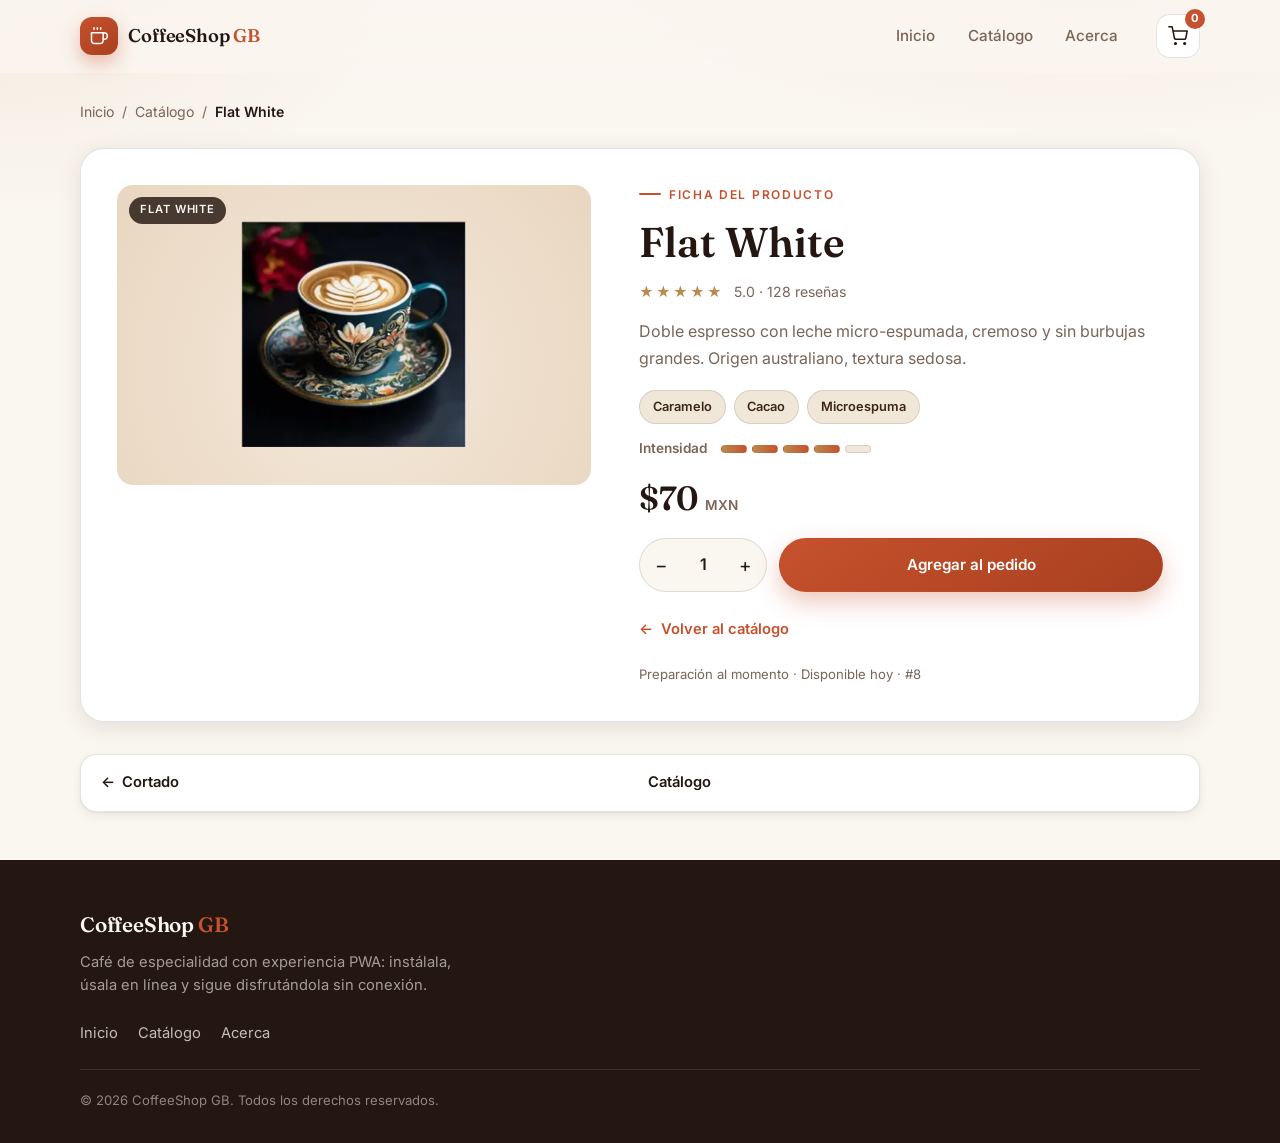
<file: cafe-flat-white.html>
<!DOCTYPE html>
<html lang="es">
    <head>
        <meta charset="UTF-8">
        <meta name="viewport" content="width=device-width, initial-scale=1.0">
        <meta http-equiv="X-UA-Compatible" content="ie=edge">
        <meta name="description" content="Flat White en CoffeeShop GB: Doble espresso con leche micro-espumada, cremoso y sin burbu...">
        <title>Flat White | CoffeeShop GB</title>
        <link rel="stylesheet" href="css/style.css">
        <link rel="manifest" href="manifest.json">
        <link rel="icon" href="imagenes/icons/favicon-32x32.png" sizes="32x32">
        <link rel="icon" href="imagenes/icons/icon-192x192.png" sizes="192x192">

        <link rel="apple-touch-icon" href="imagenes/icons/icon-72x72.png">
        <link rel="apple-touch-icon" href="imagenes/icons/icon-96x96.png">
        <link rel="apple-touch-icon" href="imagenes/icons/icon-128x128.png">
        <link rel="apple-touch-icon" href="imagenes/icons/icon-144x144.png">
        <link rel="apple-touch-icon" href="imagenes/icons/icon-152x152.png">
        <link rel="apple-touch-icon" href="imagenes/icons/icon-192x192.png">

        <meta name="theme-color" content="#241610">
        <meta name="apple-mobile-web-app-capable" content="yes">
        <link rel="preconnect" href="https://fonts.googleapis.com">
        <link rel="preconnect" href="https://fonts.gstatic.com" crossorigin>
        <link href="https://fonts.googleapis.com/css2?family=Fraunces:opsz,wght@9..144,500;9..144,600;9..144,700&family=Inter:wght@400;500;600;700&display=swap" rel="stylesheet">
    </head>
    <body class="page-detalle">
        <a class="skip-link" href="#contenido">Saltar al contenido</a>
        <header class="site-header">
            <div class="container header-inner">
                <a class="brand" href="index.html">
                    <span class="brand-icon" aria-hidden="true">
                        <svg viewBox="0 0 24 24" fill="none" stroke="currentColor" stroke-width="1.8" stroke-linecap="round" stroke-linejoin="round">
                            <path d="M17 8h1a4 4 0 1 1 0 8h-1"></path>
                            <path d="M3 8h14v9a4 4 0 0 1-4 4H7a4 4 0 0 1-4-4V8z"></path>
                            <line x1="6" y1="2" x2="6" y2="4"></line>
                            <line x1="10" y1="2" x2="10" y2="4"></line>
                            <line x1="14" y1="2" x2="14" y2="4"></line>
                        </svg>
                    </span>
                    <span class="brand-text">CoffeeShop <em>GB</em></span>
                </a>

                <nav class="main-nav" aria-label="Navegación principal">
                    <a href="index.html#inicio">Inicio</a>
                    <a href="index.html#catalogo">Catálogo</a>
                    <a href="index.html#acerca">Acerca</a>
                </nav>

                <button class="cart-btn" id="cart-btn" type="button" aria-label="Pedido">
                    <svg viewBox="0 0 24 24" fill="none" stroke="currentColor" stroke-width="1.8" stroke-linecap="round" stroke-linejoin="round" aria-hidden="true">
                        <circle cx="9" cy="21" r="1"></circle>
                        <circle cx="20" cy="21" r="1"></circle>
                        <path d="M1 1h4l2.68 13.39a2 2 0 0 0 2 1.61h9.72a2 2 0 0 0 2-1.61L23 6H6"></path>
                    </svg>
                    <span class="cart-count" id="cart-count">0</span>
                </button>
            </div>
        </header>

        <main id="contenido">
            <section class="detail">
                <div class="container">
                    <nav class="breadcrumb" aria-label="Migas de pan">
                        <a href="index.html">Inicio</a>
                        <span aria-hidden="true">/</span>
                        <a href="index.html#catalogo">Catálogo</a>
                        <span aria-hidden="true">/</span>
                        <span>Flat White</span>
                    </nav>

                    <article class="detail-card" id="detalle-card" data-cafe="8">
                        <div class="detail-media">
                            <div class="img-wrapper">
                                <img src="imagenes/imgcard/taza8.png" alt="Flat White" width="300" height="300" decoding="async">
                            </div>
                            <span class="product-tag">Flat White</span>
                        </div>

                        <div class="detail-body">
                            <span class="eyebrow">Ficha del producto</span>
                            <h1 class="detail-title">Flat White</h1>

                            <div class="detail-rating" aria-label="Valoración 5 de 5">
                                <span class="stars" aria-hidden="true">★★★★★</span>
                                <span class="rating-text">5.0 · 128 reseñas</span>
                            </div>

                            <p class="detail-desc">Doble espresso con leche micro-espumada, cremoso y sin burbujas grandes. Origen australiano, textura sedosa.</p>

                            <ul class="note-chips" aria-label="Notas de cata">
                                <li>Caramelo</li>
                                <li>Cacao</li>
                                <li>Microespuma</li>
                            </ul>

                            <div class="intensity" aria-label="Intensidad">
                                <span class="intensity-label">Intensidad</span>
                                <span class="intensity-meter"><span class="on"></span><span class="on"></span><span class="on"></span><span class="on"></span><span></span></span>
                            </div>

                            <p class="detail-price">$70 <small>MXN</small></p>

                            <div class="detail-actions">
                                <div class="stepper" role="group" aria-label="Cantidad">
                                    <button type="button" class="stepper-btn" id="qty-minus" aria-label="Quitar uno">−</button>
                                    <input type="number" id="qty-input" value="1" min="1" max="99" aria-label="Cantidad" readonly>
                                    <button type="button" class="stepper-btn" id="qty-plus" aria-label="Agregar uno">+</button>
                                </div>
                                <button type="button" class="btn btn-primary btn-add" id="btn-agregar">Agregar al pedido</button>
                            </div>

                            <a class="btn-back" href="index.html#catalogo">
                                <span aria-hidden="true">←</span> Volver al catálogo
                            </a>

                            <p class="detail-meta">Preparación al momento · Disponible hoy · #8</p>
                        </div>
                    </article>

                    <nav class="detail-nav" aria-label="Navegación entre cafés">
                        <a href="cafe-cortado.html"><span aria-hidden="true">←</span> <span>Cortado</span></a>
                        <a href="index.html#catalogo">Catálogo</a>
                        <a hidden></a>
                    </nav>
                </div>
            </section>
        </main>

        <footer class="site-footer">
            <div class="container footer-inner">
                <div class="footer-brand">
                    <div class="brand-text">CoffeeShop <em>GB</em></div>
                    <p>Café de especialidad con experiencia PWA: instálala, úsala en línea y sigue disfrutándola sin conexión.</p>
                </div>
                <nav class="footer-links" aria-label="Enlaces del pie de página">
                    <a href="index.html#inicio">Inicio</a>
                    <a href="index.html#catalogo">Catálogo</a>
                    <a href="index.html#acerca">Acerca</a>
                </nav>
                <p class="footer-legal">© 2026 CoffeeShop GB. Todos los derechos reservados.</p>
            </div>
        </footer>

        <div class="toast" id="toast" role="status" aria-live="polite"></div>

        <script src="js/app.js"></script>
    </body>
</html>
</file>
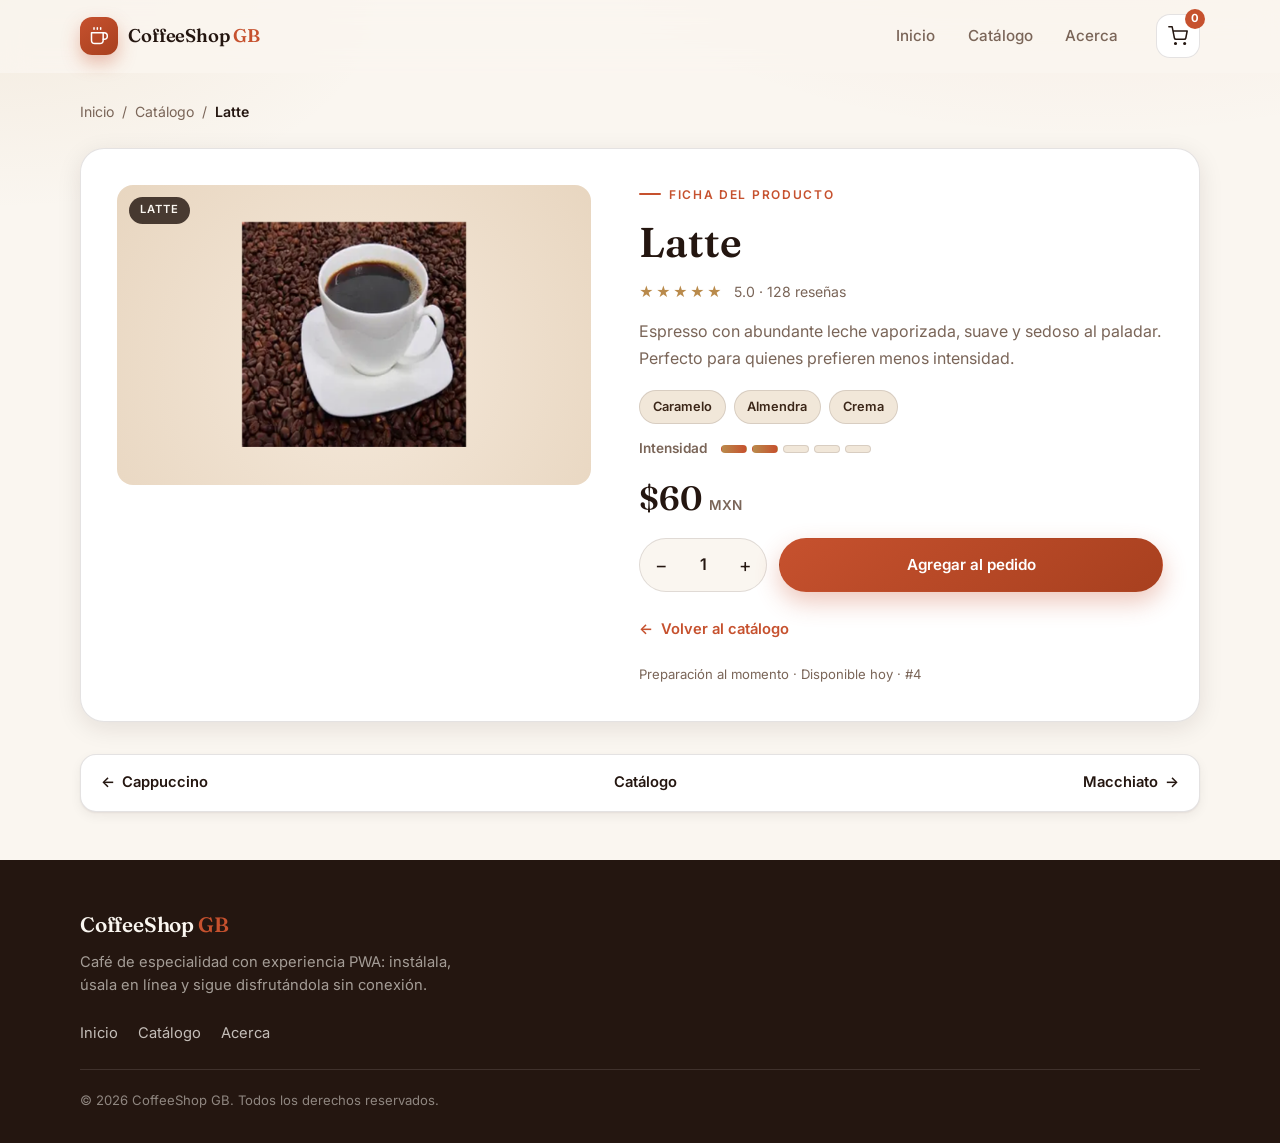
<file: cafe-latte.html>
<!DOCTYPE html>
<html lang="es">
    <head>
        <meta charset="UTF-8">
        <meta name="viewport" content="width=device-width, initial-scale=1.0">
        <meta http-equiv="X-UA-Compatible" content="ie=edge">
        <meta name="description" content="Latte en CoffeeShop GB: Espresso con abundante leche vaporizada, suave y sedoso al p...">
        <title>Latte | CoffeeShop GB</title>
        <link rel="stylesheet" href="css/style.css">
        <link rel="manifest" href="manifest.json">
        <link rel="icon" href="imagenes/icons/favicon-32x32.png" sizes="32x32">
        <link rel="icon" href="imagenes/icons/icon-192x192.png" sizes="192x192">

        <link rel="apple-touch-icon" href="imagenes/icons/icon-72x72.png">
        <link rel="apple-touch-icon" href="imagenes/icons/icon-96x96.png">
        <link rel="apple-touch-icon" href="imagenes/icons/icon-128x128.png">
        <link rel="apple-touch-icon" href="imagenes/icons/icon-144x144.png">
        <link rel="apple-touch-icon" href="imagenes/icons/icon-152x152.png">
        <link rel="apple-touch-icon" href="imagenes/icons/icon-192x192.png">

        <meta name="theme-color" content="#241610">
        <meta name="apple-mobile-web-app-capable" content="yes">
        <link rel="preconnect" href="https://fonts.googleapis.com">
        <link rel="preconnect" href="https://fonts.gstatic.com" crossorigin>
        <link href="https://fonts.googleapis.com/css2?family=Fraunces:opsz,wght@9..144,500;9..144,600;9..144,700&family=Inter:wght@400;500;600;700&display=swap" rel="stylesheet">
    </head>
    <body class="page-detalle">
        <a class="skip-link" href="#contenido">Saltar al contenido</a>
        <header class="site-header">
            <div class="container header-inner">
                <a class="brand" href="index.html">
                    <span class="brand-icon" aria-hidden="true">
                        <svg viewBox="0 0 24 24" fill="none" stroke="currentColor" stroke-width="1.8" stroke-linecap="round" stroke-linejoin="round">
                            <path d="M17 8h1a4 4 0 1 1 0 8h-1"></path>
                            <path d="M3 8h14v9a4 4 0 0 1-4 4H7a4 4 0 0 1-4-4V8z"></path>
                            <line x1="6" y1="2" x2="6" y2="4"></line>
                            <line x1="10" y1="2" x2="10" y2="4"></line>
                            <line x1="14" y1="2" x2="14" y2="4"></line>
                        </svg>
                    </span>
                    <span class="brand-text">CoffeeShop <em>GB</em></span>
                </a>

                <nav class="main-nav" aria-label="Navegación principal">
                    <a href="index.html#inicio">Inicio</a>
                    <a href="index.html#catalogo">Catálogo</a>
                    <a href="index.html#acerca">Acerca</a>
                </nav>

                <button class="cart-btn" id="cart-btn" type="button" aria-label="Pedido">
                    <svg viewBox="0 0 24 24" fill="none" stroke="currentColor" stroke-width="1.8" stroke-linecap="round" stroke-linejoin="round" aria-hidden="true">
                        <circle cx="9" cy="21" r="1"></circle>
                        <circle cx="20" cy="21" r="1"></circle>
                        <path d="M1 1h4l2.68 13.39a2 2 0 0 0 2 1.61h9.72a2 2 0 0 0 2-1.61L23 6H6"></path>
                    </svg>
                    <span class="cart-count" id="cart-count">0</span>
                </button>
            </div>
        </header>

        <main id="contenido">
            <section class="detail">
                <div class="container">
                    <nav class="breadcrumb" aria-label="Migas de pan">
                        <a href="index.html">Inicio</a>
                        <span aria-hidden="true">/</span>
                        <a href="index.html#catalogo">Catálogo</a>
                        <span aria-hidden="true">/</span>
                        <span>Latte</span>
                    </nav>

                    <article class="detail-card" id="detalle-card" data-cafe="4">
                        <div class="detail-media">
                            <div class="img-wrapper">
                                <img src="imagenes/imgcard/taza4.png" alt="Latte" width="300" height="300" decoding="async">
                            </div>
                            <span class="product-tag">Latte</span>
                        </div>

                        <div class="detail-body">
                            <span class="eyebrow">Ficha del producto</span>
                            <h1 class="detail-title">Latte</h1>

                            <div class="detail-rating" aria-label="Valoración 5 de 5">
                                <span class="stars" aria-hidden="true">★★★★★</span>
                                <span class="rating-text">5.0 · 128 reseñas</span>
                            </div>

                            <p class="detail-desc">Espresso con abundante leche vaporizada, suave y sedoso al paladar. Perfecto para quienes prefieren menos intensidad.</p>

                            <ul class="note-chips" aria-label="Notas de cata">
                                <li>Caramelo</li>
                                <li>Almendra</li>
                                <li>Crema</li>
                            </ul>

                            <div class="intensity" aria-label="Intensidad">
                                <span class="intensity-label">Intensidad</span>
                                <span class="intensity-meter"><span class="on"></span><span class="on"></span><span></span><span></span><span></span></span>
                            </div>

                            <p class="detail-price">$60 <small>MXN</small></p>

                            <div class="detail-actions">
                                <div class="stepper" role="group" aria-label="Cantidad">
                                    <button type="button" class="stepper-btn" id="qty-minus" aria-label="Quitar uno">−</button>
                                    <input type="number" id="qty-input" value="1" min="1" max="99" aria-label="Cantidad" readonly>
                                    <button type="button" class="stepper-btn" id="qty-plus" aria-label="Agregar uno">+</button>
                                </div>
                                <button type="button" class="btn btn-primary btn-add" id="btn-agregar">Agregar al pedido</button>
                            </div>

                            <a class="btn-back" href="index.html#catalogo">
                                <span aria-hidden="true">←</span> Volver al catálogo
                            </a>

                            <p class="detail-meta">Preparación al momento · Disponible hoy · #4</p>
                        </div>
                    </article>

                    <nav class="detail-nav" aria-label="Navegación entre cafés">
                        <a href="cafe-cappuccino.html"><span aria-hidden="true">←</span> <span>Cappuccino</span></a>
                        <a href="index.html#catalogo">Catálogo</a>
                        <a href="cafe-macchiato.html"><span>Macchiato</span> <span aria-hidden="true">→</span></a>
                    </nav>
                </div>
            </section>
        </main>

        <footer class="site-footer">
            <div class="container footer-inner">
                <div class="footer-brand">
                    <div class="brand-text">CoffeeShop <em>GB</em></div>
                    <p>Café de especialidad con experiencia PWA: instálala, úsala en línea y sigue disfrutándola sin conexión.</p>
                </div>
                <nav class="footer-links" aria-label="Enlaces del pie de página">
                    <a href="index.html#inicio">Inicio</a>
                    <a href="index.html#catalogo">Catálogo</a>
                    <a href="index.html#acerca">Acerca</a>
                </nav>
                <p class="footer-legal">© 2026 CoffeeShop GB. Todos los derechos reservados.</p>
            </div>
        </footer>

        <div class="toast" id="toast" role="status" aria-live="polite"></div>

        <script src="js/app.js"></script>
    </body>
</html>
</file>
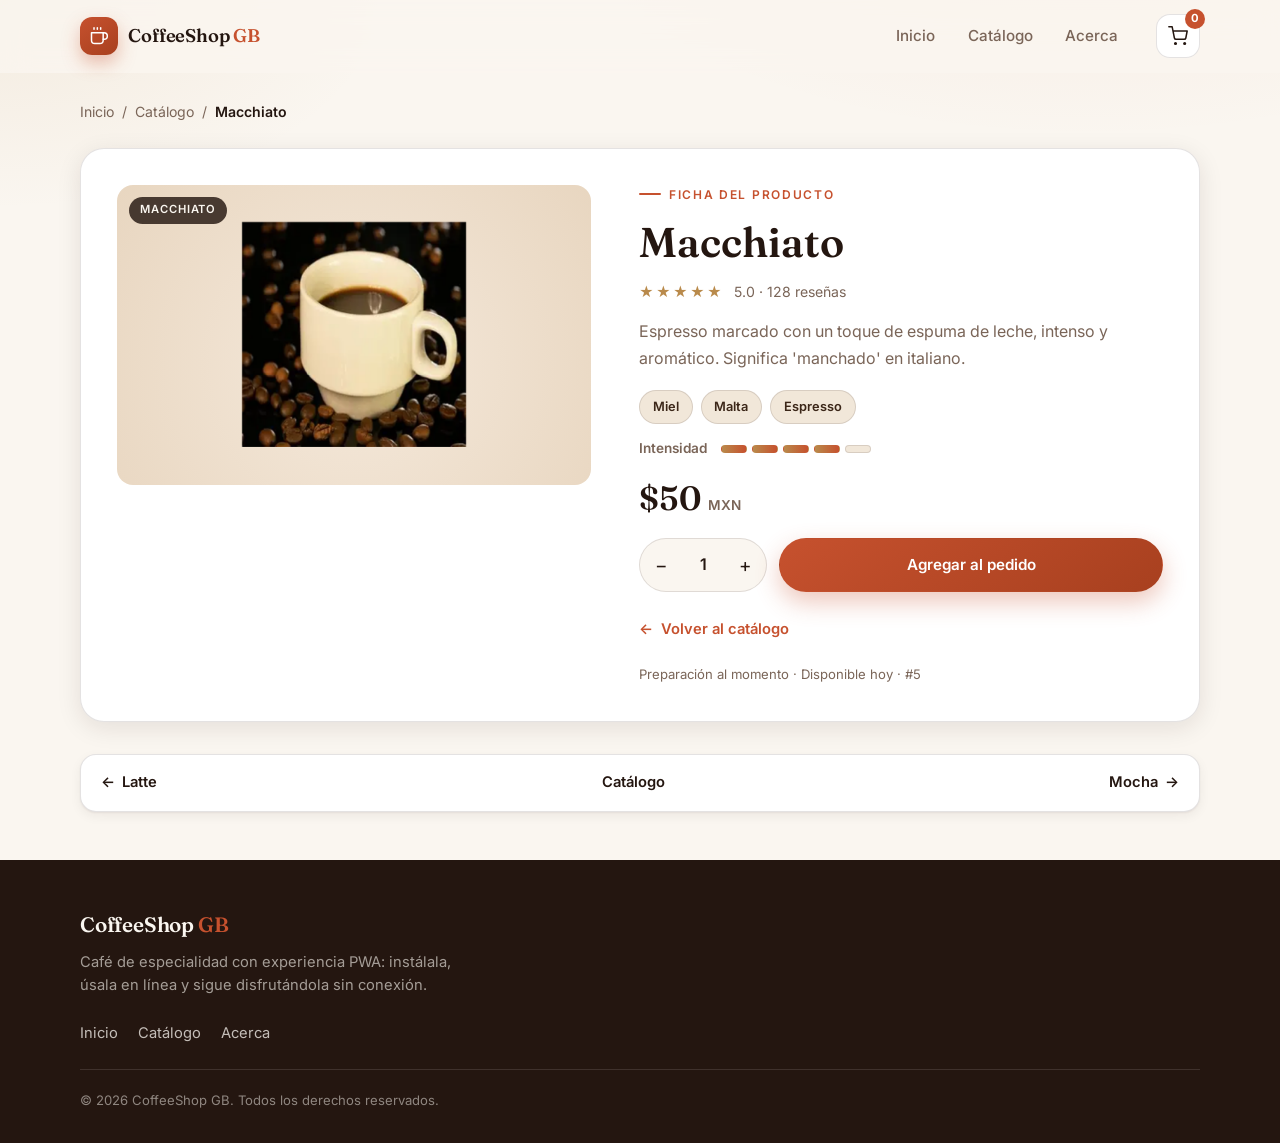
<file: cafe-macchiato.html>
<!DOCTYPE html>
<html lang="es">
    <head>
        <meta charset="UTF-8">
        <meta name="viewport" content="width=device-width, initial-scale=1.0">
        <meta http-equiv="X-UA-Compatible" content="ie=edge">
        <meta name="description" content="Macchiato en CoffeeShop GB: Espresso marcado con un toque de espuma de leche, intenso y ...">
        <title>Macchiato | CoffeeShop GB</title>
        <link rel="stylesheet" href="css/style.css">
        <link rel="manifest" href="manifest.json">
        <link rel="icon" href="imagenes/icons/favicon-32x32.png" sizes="32x32">
        <link rel="icon" href="imagenes/icons/icon-192x192.png" sizes="192x192">

        <link rel="apple-touch-icon" href="imagenes/icons/icon-72x72.png">
        <link rel="apple-touch-icon" href="imagenes/icons/icon-96x96.png">
        <link rel="apple-touch-icon" href="imagenes/icons/icon-128x128.png">
        <link rel="apple-touch-icon" href="imagenes/icons/icon-144x144.png">
        <link rel="apple-touch-icon" href="imagenes/icons/icon-152x152.png">
        <link rel="apple-touch-icon" href="imagenes/icons/icon-192x192.png">

        <meta name="theme-color" content="#241610">
        <meta name="apple-mobile-web-app-capable" content="yes">
        <link rel="preconnect" href="https://fonts.googleapis.com">
        <link rel="preconnect" href="https://fonts.gstatic.com" crossorigin>
        <link href="https://fonts.googleapis.com/css2?family=Fraunces:opsz,wght@9..144,500;9..144,600;9..144,700&family=Inter:wght@400;500;600;700&display=swap" rel="stylesheet">
    </head>
    <body class="page-detalle">
        <a class="skip-link" href="#contenido">Saltar al contenido</a>
        <header class="site-header">
            <div class="container header-inner">
                <a class="brand" href="index.html">
                    <span class="brand-icon" aria-hidden="true">
                        <svg viewBox="0 0 24 24" fill="none" stroke="currentColor" stroke-width="1.8" stroke-linecap="round" stroke-linejoin="round">
                            <path d="M17 8h1a4 4 0 1 1 0 8h-1"></path>
                            <path d="M3 8h14v9a4 4 0 0 1-4 4H7a4 4 0 0 1-4-4V8z"></path>
                            <line x1="6" y1="2" x2="6" y2="4"></line>
                            <line x1="10" y1="2" x2="10" y2="4"></line>
                            <line x1="14" y1="2" x2="14" y2="4"></line>
                        </svg>
                    </span>
                    <span class="brand-text">CoffeeShop <em>GB</em></span>
                </a>

                <nav class="main-nav" aria-label="Navegación principal">
                    <a href="index.html#inicio">Inicio</a>
                    <a href="index.html#catalogo">Catálogo</a>
                    <a href="index.html#acerca">Acerca</a>
                </nav>

                <button class="cart-btn" id="cart-btn" type="button" aria-label="Pedido">
                    <svg viewBox="0 0 24 24" fill="none" stroke="currentColor" stroke-width="1.8" stroke-linecap="round" stroke-linejoin="round" aria-hidden="true">
                        <circle cx="9" cy="21" r="1"></circle>
                        <circle cx="20" cy="21" r="1"></circle>
                        <path d="M1 1h4l2.68 13.39a2 2 0 0 0 2 1.61h9.72a2 2 0 0 0 2-1.61L23 6H6"></path>
                    </svg>
                    <span class="cart-count" id="cart-count">0</span>
                </button>
            </div>
        </header>

        <main id="contenido">
            <section class="detail">
                <div class="container">
                    <nav class="breadcrumb" aria-label="Migas de pan">
                        <a href="index.html">Inicio</a>
                        <span aria-hidden="true">/</span>
                        <a href="index.html#catalogo">Catálogo</a>
                        <span aria-hidden="true">/</span>
                        <span>Macchiato</span>
                    </nav>

                    <article class="detail-card" id="detalle-card" data-cafe="5">
                        <div class="detail-media">
                            <div class="img-wrapper">
                                <img src="imagenes/imgcard/taza5.png" alt="Macchiato" width="300" height="300" decoding="async">
                            </div>
                            <span class="product-tag">Macchiato</span>
                        </div>

                        <div class="detail-body">
                            <span class="eyebrow">Ficha del producto</span>
                            <h1 class="detail-title">Macchiato</h1>

                            <div class="detail-rating" aria-label="Valoración 5 de 5">
                                <span class="stars" aria-hidden="true">★★★★★</span>
                                <span class="rating-text">5.0 · 128 reseñas</span>
                            </div>

                            <p class="detail-desc">Espresso marcado con un toque de espuma de leche, intenso y aromático. Significa 'manchado' en italiano.</p>

                            <ul class="note-chips" aria-label="Notas de cata">
                                <li>Miel</li>
                                <li>Malta</li>
                                <li>Espresso</li>
                            </ul>

                            <div class="intensity" aria-label="Intensidad">
                                <span class="intensity-label">Intensidad</span>
                                <span class="intensity-meter"><span class="on"></span><span class="on"></span><span class="on"></span><span class="on"></span><span></span></span>
                            </div>

                            <p class="detail-price">$50 <small>MXN</small></p>

                            <div class="detail-actions">
                                <div class="stepper" role="group" aria-label="Cantidad">
                                    <button type="button" class="stepper-btn" id="qty-minus" aria-label="Quitar uno">−</button>
                                    <input type="number" id="qty-input" value="1" min="1" max="99" aria-label="Cantidad" readonly>
                                    <button type="button" class="stepper-btn" id="qty-plus" aria-label="Agregar uno">+</button>
                                </div>
                                <button type="button" class="btn btn-primary btn-add" id="btn-agregar">Agregar al pedido</button>
                            </div>

                            <a class="btn-back" href="index.html#catalogo">
                                <span aria-hidden="true">←</span> Volver al catálogo
                            </a>

                            <p class="detail-meta">Preparación al momento · Disponible hoy · #5</p>
                        </div>
                    </article>

                    <nav class="detail-nav" aria-label="Navegación entre cafés">
                        <a href="cafe-latte.html"><span aria-hidden="true">←</span> <span>Latte</span></a>
                        <a href="index.html#catalogo">Catálogo</a>
                        <a href="cafe-mocha.html"><span>Mocha</span> <span aria-hidden="true">→</span></a>
                    </nav>
                </div>
            </section>
        </main>

        <footer class="site-footer">
            <div class="container footer-inner">
                <div class="footer-brand">
                    <div class="brand-text">CoffeeShop <em>GB</em></div>
                    <p>Café de especialidad con experiencia PWA: instálala, úsala en línea y sigue disfrutándola sin conexión.</p>
                </div>
                <nav class="footer-links" aria-label="Enlaces del pie de página">
                    <a href="index.html#inicio">Inicio</a>
                    <a href="index.html#catalogo">Catálogo</a>
                    <a href="index.html#acerca">Acerca</a>
                </nav>
                <p class="footer-legal">© 2026 CoffeeShop GB. Todos los derechos reservados.</p>
            </div>
        </footer>

        <div class="toast" id="toast" role="status" aria-live="polite"></div>

        <script src="js/app.js"></script>
    </body>
</html>
</file>
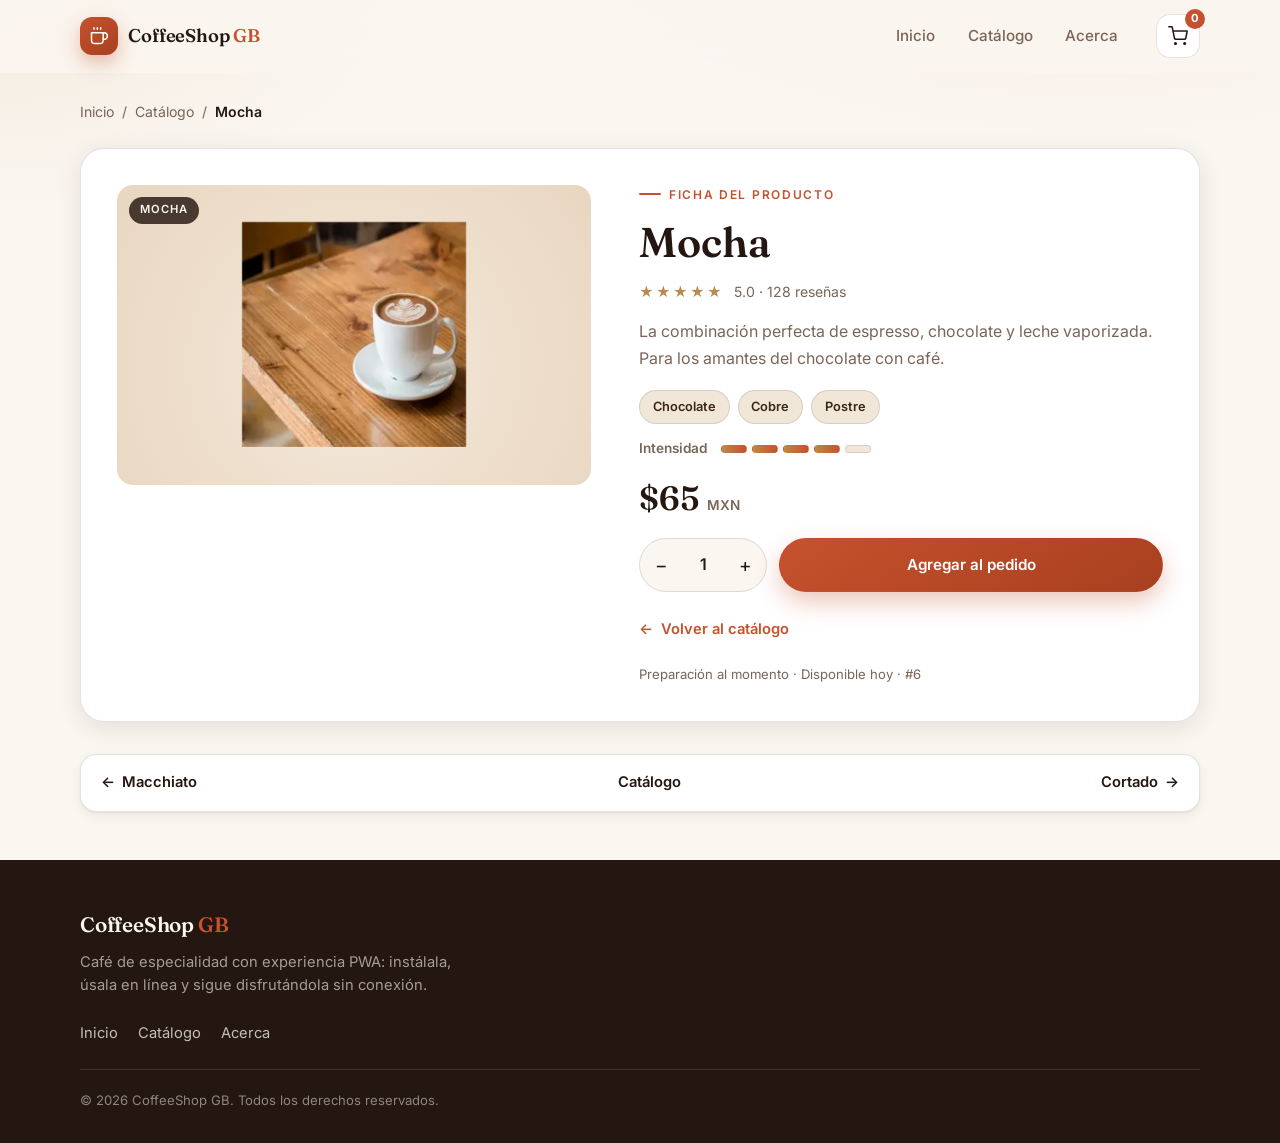
<file: cafe-mocha.html>
<!DOCTYPE html>
<html lang="es">
    <head>
        <meta charset="UTF-8">
        <meta name="viewport" content="width=device-width, initial-scale=1.0">
        <meta http-equiv="X-UA-Compatible" content="ie=edge">
        <meta name="description" content="Mocha en CoffeeShop GB: La combinación perfecta de espresso, chocolate y leche vapor...">
        <title>Mocha | CoffeeShop GB</title>
        <link rel="stylesheet" href="css/style.css">
        <link rel="manifest" href="manifest.json">
        <link rel="icon" href="imagenes/icons/favicon-32x32.png" sizes="32x32">
        <link rel="icon" href="imagenes/icons/icon-192x192.png" sizes="192x192">

        <link rel="apple-touch-icon" href="imagenes/icons/icon-72x72.png">
        <link rel="apple-touch-icon" href="imagenes/icons/icon-96x96.png">
        <link rel="apple-touch-icon" href="imagenes/icons/icon-128x128.png">
        <link rel="apple-touch-icon" href="imagenes/icons/icon-144x144.png">
        <link rel="apple-touch-icon" href="imagenes/icons/icon-152x152.png">
        <link rel="apple-touch-icon" href="imagenes/icons/icon-192x192.png">

        <meta name="theme-color" content="#241610">
        <meta name="apple-mobile-web-app-capable" content="yes">
        <link rel="preconnect" href="https://fonts.googleapis.com">
        <link rel="preconnect" href="https://fonts.gstatic.com" crossorigin>
        <link href="https://fonts.googleapis.com/css2?family=Fraunces:opsz,wght@9..144,500;9..144,600;9..144,700&family=Inter:wght@400;500;600;700&display=swap" rel="stylesheet">
    </head>
    <body class="page-detalle">
        <a class="skip-link" href="#contenido">Saltar al contenido</a>
        <header class="site-header">
            <div class="container header-inner">
                <a class="brand" href="index.html">
                    <span class="brand-icon" aria-hidden="true">
                        <svg viewBox="0 0 24 24" fill="none" stroke="currentColor" stroke-width="1.8" stroke-linecap="round" stroke-linejoin="round">
                            <path d="M17 8h1a4 4 0 1 1 0 8h-1"></path>
                            <path d="M3 8h14v9a4 4 0 0 1-4 4H7a4 4 0 0 1-4-4V8z"></path>
                            <line x1="6" y1="2" x2="6" y2="4"></line>
                            <line x1="10" y1="2" x2="10" y2="4"></line>
                            <line x1="14" y1="2" x2="14" y2="4"></line>
                        </svg>
                    </span>
                    <span class="brand-text">CoffeeShop <em>GB</em></span>
                </a>

                <nav class="main-nav" aria-label="Navegación principal">
                    <a href="index.html#inicio">Inicio</a>
                    <a href="index.html#catalogo">Catálogo</a>
                    <a href="index.html#acerca">Acerca</a>
                </nav>

                <button class="cart-btn" id="cart-btn" type="button" aria-label="Pedido">
                    <svg viewBox="0 0 24 24" fill="none" stroke="currentColor" stroke-width="1.8" stroke-linecap="round" stroke-linejoin="round" aria-hidden="true">
                        <circle cx="9" cy="21" r="1"></circle>
                        <circle cx="20" cy="21" r="1"></circle>
                        <path d="M1 1h4l2.68 13.39a2 2 0 0 0 2 1.61h9.72a2 2 0 0 0 2-1.61L23 6H6"></path>
                    </svg>
                    <span class="cart-count" id="cart-count">0</span>
                </button>
            </div>
        </header>

        <main id="contenido">
            <section class="detail">
                <div class="container">
                    <nav class="breadcrumb" aria-label="Migas de pan">
                        <a href="index.html">Inicio</a>
                        <span aria-hidden="true">/</span>
                        <a href="index.html#catalogo">Catálogo</a>
                        <span aria-hidden="true">/</span>
                        <span>Mocha</span>
                    </nav>

                    <article class="detail-card" id="detalle-card" data-cafe="6">
                        <div class="detail-media">
                            <div class="img-wrapper">
                                <img src="imagenes/imgcard/taza6.png" alt="Mocha" width="300" height="300" decoding="async">
                            </div>
                            <span class="product-tag">Mocha</span>
                        </div>

                        <div class="detail-body">
                            <span class="eyebrow">Ficha del producto</span>
                            <h1 class="detail-title">Mocha</h1>

                            <div class="detail-rating" aria-label="Valoración 5 de 5">
                                <span class="stars" aria-hidden="true">★★★★★</span>
                                <span class="rating-text">5.0 · 128 reseñas</span>
                            </div>

                            <p class="detail-desc">La combinación perfecta de espresso, chocolate y leche vaporizada. Para los amantes del chocolate con café.</p>

                            <ul class="note-chips" aria-label="Notas de cata">
                                <li>Chocolate</li>
                                <li>Cobre</li>
                                <li>Postre</li>
                            </ul>

                            <div class="intensity" aria-label="Intensidad">
                                <span class="intensity-label">Intensidad</span>
                                <span class="intensity-meter"><span class="on"></span><span class="on"></span><span class="on"></span><span class="on"></span><span></span></span>
                            </div>

                            <p class="detail-price">$65 <small>MXN</small></p>

                            <div class="detail-actions">
                                <div class="stepper" role="group" aria-label="Cantidad">
                                    <button type="button" class="stepper-btn" id="qty-minus" aria-label="Quitar uno">−</button>
                                    <input type="number" id="qty-input" value="1" min="1" max="99" aria-label="Cantidad" readonly>
                                    <button type="button" class="stepper-btn" id="qty-plus" aria-label="Agregar uno">+</button>
                                </div>
                                <button type="button" class="btn btn-primary btn-add" id="btn-agregar">Agregar al pedido</button>
                            </div>

                            <a class="btn-back" href="index.html#catalogo">
                                <span aria-hidden="true">←</span> Volver al catálogo
                            </a>

                            <p class="detail-meta">Preparación al momento · Disponible hoy · #6</p>
                        </div>
                    </article>

                    <nav class="detail-nav" aria-label="Navegación entre cafés">
                        <a href="cafe-macchiato.html"><span aria-hidden="true">←</span> <span>Macchiato</span></a>
                        <a href="index.html#catalogo">Catálogo</a>
                        <a href="cafe-cortado.html"><span>Cortado</span> <span aria-hidden="true">→</span></a>
                    </nav>
                </div>
            </section>
        </main>

        <footer class="site-footer">
            <div class="container footer-inner">
                <div class="footer-brand">
                    <div class="brand-text">CoffeeShop <em>GB</em></div>
                    <p>Café de especialidad con experiencia PWA: instálala, úsala en línea y sigue disfrutándola sin conexión.</p>
                </div>
                <nav class="footer-links" aria-label="Enlaces del pie de página">
                    <a href="index.html#inicio">Inicio</a>
                    <a href="index.html#catalogo">Catálogo</a>
                    <a href="index.html#acerca">Acerca</a>
                </nav>
                <p class="footer-legal">© 2026 CoffeeShop GB. Todos los derechos reservados.</p>
            </div>
        </footer>

        <div class="toast" id="toast" role="status" aria-live="polite"></div>

        <script src="js/app.js"></script>
    </body>
</html>
</file>
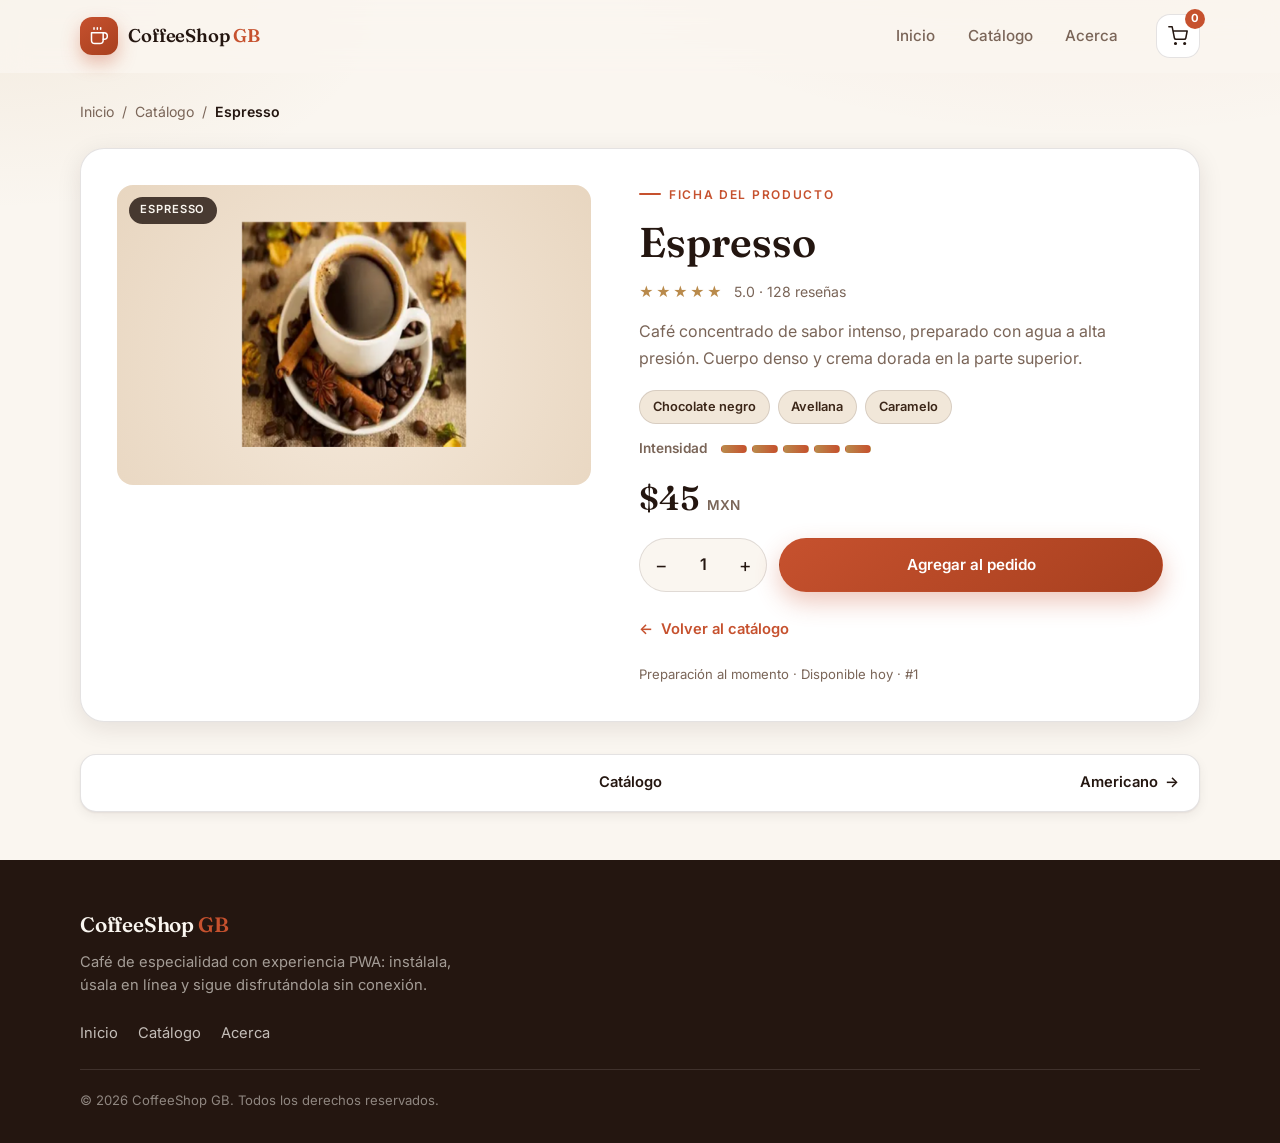
<file: detalle.html>
<!DOCTYPE html>
<html lang="es">
    <head>
        <meta charset="UTF-8">
        <meta name="viewport" content="width=device-width, initial-scale=1.0">
        <meta http-equiv="X-UA-Compatible" content="ie=edge">
        <meta name="description" content="Detalle del café - CoffeeShop GB">
        <title>Detalle del café | CoffeeShop GB</title>
        <link rel="stylesheet" href="css/style.css">
        <link rel="manifest" href="manifest.json">
        <link rel="icon" href="imagenes/icons/favicon-32x32.png" sizes="32x32">
        <link rel="icon" href="imagenes/icons/icon-192x192.png" sizes="192x192">

        <link rel="apple-touch-icon" href="imagenes/icons/icon-72x72.png">
        <link rel="apple-touch-icon" href="imagenes/icons/icon-96x96.png">
        <link rel="apple-touch-icon" href="imagenes/icons/icon-128x128.png">
        <link rel="apple-touch-icon" href="imagenes/icons/icon-144x144.png">
        <link rel="apple-touch-icon" href="imagenes/icons/icon-152x152.png">
        <link rel="apple-touch-icon" href="imagenes/icons/icon-192x192.png">

        <meta name="theme-color" content="#241610">
        <meta name="apple-mobile-web-app-capable" content="yes">
        <link rel="preconnect" href="https://fonts.googleapis.com">
        <link rel="preconnect" href="https://fonts.gstatic.com" crossorigin>
        <link href="https://fonts.googleapis.com/css2?family=Fraunces:opsz,wght@9..144,500;9..144,600;9..144,700&family=Inter:wght@400;500;600;700&display=swap" rel="stylesheet">
    </head>
    <body class="page-detalle">
        <a class="skip-link" href="#contenido">Saltar al contenido</a>
        <header class="site-header">
            <div class="container header-inner">
                <a class="brand" href="index.html">
                    <span class="brand-icon" aria-hidden="true">
                        <svg viewBox="0 0 24 24" fill="none" stroke="currentColor" stroke-width="1.8" stroke-linecap="round" stroke-linejoin="round">
                            <path d="M17 8h1a4 4 0 1 1 0 8h-1"></path>
                            <path d="M3 8h14v9a4 4 0 0 1-4 4H7a4 4 0 0 1-4-4V8z"></path>
                            <line x1="6" y1="2" x2="6" y2="4"></line>
                            <line x1="10" y1="2" x2="10" y2="4"></line>
                            <line x1="14" y1="2" x2="14" y2="4"></line>
                        </svg>
                    </span>
                    <span class="brand-text">CoffeeShop <em>GB</em></span>
                </a>

                <nav class="main-nav" aria-label="Navegación principal">
                    <a href="index.html#inicio">Inicio</a>
                    <a href="index.html#catalogo">Catálogo</a>
                    <a href="index.html#acerca">Acerca</a>
                </nav>

                <button class="cart-btn" id="cart-btn" type="button" aria-label="Pedido">
                    <svg viewBox="0 0 24 24" fill="none" stroke="currentColor" stroke-width="1.8" stroke-linecap="round" stroke-linejoin="round" aria-hidden="true">
                        <circle cx="9" cy="21" r="1"></circle>
                        <circle cx="20" cy="21" r="1"></circle>
                        <path d="M1 1h4l2.68 13.39a2 2 0 0 0 2 1.61h9.72a2 2 0 0 0 2-1.61L23 6H6"></path>
                    </svg>
                    <span class="cart-count" id="cart-count">0</span>
                </button>
            </div>
        </header>

        <main id="contenido">
            <section class="detail">
                <div class="container">
                    <nav class="breadcrumb" aria-label="Migas de pan">
                        <a href="index.html">Inicio</a>
                        <span aria-hidden="true">/</span>
                        <a href="index.html#catalogo">Catálogo</a>
                        <span aria-hidden="true">/</span>
                        <span id="breadcrumb-actual">Café</span>
                    </nav>

                    <article class="detail-card" id="detalle-card">
                        <div class="detail-media">
                            <div class="img-wrapper" id="img-placeholder">
                                <span class="img-loading">Cargando café…</span>
                            </div>
                            <span class="product-tag" id="badge-placeholder">Café</span>
                        </div>

                        <div class="detail-body">
                            <span class="eyebrow">Ficha del producto</span>
                            <h1 class="detail-title" id="title-placeholder">Nombre del café</h1>

                            <div class="detail-rating" aria-label="Valoración 5 de 5">
                                <span class="stars" aria-hidden="true">★★★★★</span>
                                <span class="rating-text">5.0 · 128 reseñas</span>
                            </div>

                            <p class="detail-desc" id="descripcion-placeholder">Descripción del café.</p>

                            <ul class="note-chips" id="notas-placeholder" aria-label="Notas de cata"></ul>

                            <div class="intensity" aria-label="Intensidad">
                                <span class="intensity-label">Intensidad</span>
                                <span class="intensity-meter" id="intensidad-placeholder"></span>
                            </div>

                            <p class="detail-price" id="precio-placeholder">$XX <small>MXN</small></p>

                            <div class="detail-actions">
                                <div class="stepper" role="group" aria-label="Cantidad">
                                    <button type="button" class="stepper-btn" id="qty-minus" aria-label="Quitar uno">−</button>
                                    <input type="number" id="qty-input" value="1" min="1" max="99" aria-label="Cantidad" readonly>
                                    <button type="button" class="stepper-btn" id="qty-plus" aria-label="Agregar uno">+</button>
                                </div>
                                <button type="button" class="btn btn-primary btn-add" id="btn-agregar">Agregar al pedido</button>
                            </div>

                            <a class="btn-back" id="btn-volver" href="index.html#catalogo">
                                <span aria-hidden="true">←</span> Volver al catálogo
                            </a>

                            <p class="detail-meta">Preparación al momento · Disponible hoy · #<span id="id-placeholder">1</span></p>
                        </div>
                    </article>

                    <nav class="detail-nav" aria-label="Navegación entre cafés">
                        <a href="#" id="nav-anterior"><span aria-hidden="true">←</span> <span>Anterior</span></a>
                        <a href="index.html#catalogo">Catálogo</a>
                        <a href="#" id="nav-siguiente"><span>Siguiente</span> <span aria-hidden="true">→</span></a>
                    </nav>
                </div>
            </section>
        </main>

        <footer class="site-footer">
            <div class="container footer-inner">
                <div class="footer-brand">
                    <div class="brand-text">CoffeeShop <em>GB</em></div>
                    <p>Café de especialidad con experiencia PWA: instálala, úsala en línea y sigue disfrutándola sin conexión.</p>
                </div>
                <nav class="footer-links" aria-label="Enlaces del pie de página">
                    <a href="index.html#inicio">Inicio</a>
                    <a href="index.html#catalogo">Catálogo</a>
                    <a href="index.html#acerca">Acerca</a>
                </nav>
                <p class="footer-legal">© 2026 CoffeeShop GB. Todos los derechos reservados.</p>
            </div>
        </footer>

        <div class="toast" id="toast" role="status" aria-live="polite"></div>

        <script src="js/app.js"></script>
    </body>
</html>
</file>
<file: css/style.css>
/* =========================================================
   CoffeeShop GB · Design System
   Paleta cálida tipo "coffee shop": espresso, crema y terracota
   ========================================================= */

:root {
  --espresso: #241610;
  --coffee: #3b2618;
  --crema: #faf6f0;
  --crema-2: #f1e7d9;
  --surface: #ffffff;
  --accent: #c6512e;
  --accent-strong: #a8401f;
  --accent-soft: #f7e4dc;
  --gold: #b98a4b;
  --ink: #241610;
  --muted: #7a6558;
  --line: rgba(36, 22, 16, 0.12);

  --radius-sm: 10px;
  --radius: 16px;
  --radius-lg: 24px;

  --shadow-sm: 0 1px 2px rgba(36, 22, 16, 0.06), 0 4px 12px rgba(36, 22, 16, 0.06);
  --shadow-md: 0 6px 24px rgba(36, 22, 16, 0.1);
  --shadow-lg: 0 24px 60px rgba(36, 22, 16, 0.18);

  --font-body: "Inter", system-ui, -apple-system, "Segoe UI", sans-serif;
  --font-display: "Fraunces", Georgia, "Times New Roman", serif;

  --container: 1120px;
  --header-h: 72px;
  --ease: cubic-bezier(0.22, 1, 0.36, 1);

  color-scheme: light;
}

*,
*::before,
*::after {
  box-sizing: border-box;
}

html {
  scroll-behavior: smooth;
  scroll-padding-top: calc(var(--header-h) + 16px);
}

body {
  margin: 0;
  font-family: var(--font-body);
  font-size: 1rem;
  line-height: 1.6;
  color: var(--ink);
  background:
    radial-gradient(900px 420px at 85% -10%, rgba(198, 81, 46, 0.08), transparent 60%),
    radial-gradient(700px 380px at 0% 0%, rgba(185, 138, 75, 0.1), transparent 55%),
    var(--crema);
  -webkit-font-smoothing: antialiased;
}

img {
  max-width: 100%;
  display: block;
}

a {
  color: inherit;
  text-decoration: none;
}

button,
input {
  font: inherit;
  color: inherit;
}

.container {
  width: min(100% - 2.5rem, var(--container));
  margin-inline: auto;
}

.text-accent {
  color: var(--accent);
}

.skip-link {
  position: absolute;
  top: -100px;
  left: 1rem;
  z-index: 200;
  padding: 0.7rem 1.1rem;
  border-radius: 0 0 var(--radius-sm) var(--radius-sm);
  background: var(--espresso);
  color: var(--crema);
  font-size: 0.9rem;
  font-weight: 600;
  transition: top 0.2s var(--ease);
}

.skip-link:focus {
  top: 0;
}

.eyebrow {
  display: inline-flex;
  align-items: center;
  gap: 0.5rem;
  font-size: 0.75rem;
  font-weight: 600;
  letter-spacing: 0.14em;
  text-transform: uppercase;
  color: var(--accent);
}

.eyebrow::before {
  content: "";
  width: 22px;
  height: 2px;
  border-radius: 2px;
  background: currentColor;
}

.section-title {
  font-family: var(--font-display);
  font-size: clamp(1.75rem, 3.5vw, 2.4rem);
  font-weight: 600;
  line-height: 1.15;
  margin: 0.35rem 0 0;
  letter-spacing: -0.01em;
}

/* ---------- Header ---------- */

.site-header {
  position: sticky;
  top: 0;
  z-index: 50;
  background: rgba(250, 246, 240, 0.82);
  backdrop-filter: blur(14px);
  -webkit-backdrop-filter: blur(14px);
  border-bottom: 1px solid transparent;
  transition: border-color 0.3s, box-shadow 0.3s;
}

.site-header.is-scrolled {
  border-color: var(--line);
  box-shadow: 0 6px 24px rgba(36, 22, 16, 0.06);
}

.header-inner {
  height: var(--header-h);
  display: flex;
  align-items: center;
  gap: 1.5rem;
}

.brand {
  display: inline-flex;
  align-items: center;
  gap: 0.65rem;
  font-weight: 700;
}

.brand-icon {
  width: 38px;
  height: 38px;
  display: grid;
  place-items: center;
  border-radius: 12px;
  color: var(--surface);
  background: linear-gradient(145deg, var(--accent), var(--accent-strong));
  box-shadow: 0 8px 18px rgba(198, 81, 46, 0.35);
}

.brand-icon svg {
  width: 20px;
  height: 20px;
}

.brand-text {
  font-family: var(--font-display);
  font-size: 1.15rem;
  font-weight: 600;
  letter-spacing: -0.01em;
}

.brand-text em {
  font-style: normal;
  color: var(--accent);
}

.main-nav {
  margin-left: auto;
  display: flex;
  align-items: center;
  gap: 0.35rem;
}

.main-nav a {
  padding: 0.5rem 0.85rem;
  border-radius: 999px;
  font-size: 0.95rem;
  font-weight: 500;
  color: var(--muted);
  transition: color 0.2s, background 0.2s;
}

.main-nav a:hover,
.main-nav a:focus-visible {
  color: var(--ink);
  background: rgba(36, 22, 16, 0.06);
}

.cart-btn {
  position: relative;
  width: 44px;
  height: 44px;
  display: grid;
  place-items: center;
  border: 1px solid var(--line);
  border-radius: 14px;
  background: var(--surface);
  cursor: pointer;
  transition: transform 0.2s var(--ease), box-shadow 0.2s;
}

.cart-btn:hover {
  transform: translateY(-2px);
  box-shadow: var(--shadow-sm);
}

.cart-btn svg {
  width: 20px;
  height: 20px;
}

.cart-count {
  position: absolute;
  top: -6px;
  right: -6px;
  min-width: 20px;
  height: 20px;
  padding: 0 5px;
  display: grid;
  place-items: center;
  border-radius: 999px;
  background: var(--accent);
  color: #fff;
  font-size: 0.7rem;
  font-weight: 700;
}

.cart-count.is-bump {
  animation: bump 0.35s var(--ease);
}

/* ---------- Botones ---------- */

.btn {
  display: inline-flex;
  align-items: center;
  justify-content: center;
  gap: 0.5rem;
  padding: 0.85rem 1.5rem;
  border: 1px solid transparent;
  border-radius: 999px;
  font-weight: 600;
  font-size: 0.95rem;
  cursor: pointer;
  transition: transform 0.2s var(--ease), box-shadow 0.2s, background 0.2s, color 0.2s;
}

.btn:active {
  transform: translateY(1px);
}

.btn-primary {
  background: linear-gradient(145deg, var(--accent), var(--accent-strong));
  color: #fff;
  box-shadow: 0 10px 24px rgba(198, 81, 46, 0.32);
}

.btn-primary:hover {
  transform: translateY(-2px);
  box-shadow: 0 14px 30px rgba(198, 81, 46, 0.4);
}

.btn-ghost {
  background: transparent;
  border-color: var(--line);
  color: var(--ink);
}

.btn-ghost:hover {
  background: var(--surface);
  border-color: rgba(36, 22, 16, 0.25);
  transform: translateY(-2px);
}

/* ---------- Hero ---------- */

.hero {
  padding: clamp(2.5rem, 6vw, 4.5rem) 0 clamp(3rem, 7vw, 5rem);
  overflow: hidden;
}

.hero-inner {
  display: grid;
  grid-template-columns: 1.05fr 0.95fr;
  align-items: center;
  gap: clamp(2rem, 5vw, 4rem);
}

.hero-title {
  font-family: var(--font-display);
  font-size: clamp(2.3rem, 5.4vw, 3.7rem);
  font-weight: 600;
  line-height: 1.05;
  letter-spacing: -0.02em;
  margin: 0.9rem 0 1rem;
}

.hero-subtitle {
  color: var(--muted);
  font-size: 1.05rem;
  max-width: 46ch;
  margin: 0 0 1.75rem;
}

.hero-actions {
  display: flex;
  flex-wrap: wrap;
  gap: 0.75rem;
}

.hero-stats {
  list-style: none;
  display: flex;
  gap: 2.25rem;
  margin: 2.5rem 0 0;
  padding: 0;
}

.hero-stats li {
  display: flex;
  flex-direction: column;
}

.hero-stats strong {
  font-family: var(--font-display);
  font-size: 1.6rem;
  font-weight: 600;
  line-height: 1;
}

.hero-stats span {
  font-size: 0.82rem;
  color: var(--muted);
  margin-top: 0.3rem;
}

.hero-visual {
  position: relative;
  display: grid;
  place-items: center;
  min-height: 340px;
}

.hero-blob {
  position: absolute;
  inset: 6% 8%;
  border-radius: 46% 54% 58% 42% / 52% 44% 56% 48%;
  background:
    radial-gradient(circle at 30% 30%, #f6e9da, #ecd7c2 55%, #e3c7ad);
  box-shadow: inset 0 -30px 60px rgba(36, 22, 16, 0.08);
  animation: blob 12s ease-in-out infinite alternate;
}

.hero-cup {
  position: relative;
  width: min(78%, 340px);
  filter: drop-shadow(0 30px 40px rgba(36, 22, 16, 0.25));
  animation: float 5s ease-in-out infinite;
}

.hero-chip {
  position: absolute;
  padding: 0.55rem 0.95rem;
  border-radius: 999px;
  background: rgba(255, 255, 255, 0.9);
  border: 1px solid var(--line);
  box-shadow: var(--shadow-sm);
  font-size: 0.82rem;
  font-weight: 600;
  backdrop-filter: blur(8px);
}

.hero-chip-top {
  top: 12%;
  right: 4%;
  color: var(--accent);
}

.hero-chip-bottom {
  bottom: 14%;
  left: 2%;
}

/* ---------- Catálogo ---------- */

.catalog,
.features {
  padding: clamp(3rem, 7vw, 5rem) 0;
}

.section-head {
  display: flex;
  align-items: flex-end;
  justify-content: space-between;
  gap: 1.5rem;
  margin-bottom: 2rem;
  flex-wrap: wrap;
}

.section-head-center {
  justify-content: center;
  text-align: center;
}

.search {
  display: flex;
  align-items: center;
  gap: 0.6rem;
  min-width: min(100%, 300px);
  padding: 0.7rem 1rem;
  background: var(--surface);
  border: 1px solid var(--line);
  border-radius: 999px;
  box-shadow: var(--shadow-sm);
  transition: border-color 0.2s, box-shadow 0.2s;
}

.search:focus-within {
  border-color: rgba(198, 81, 46, 0.55);
  box-shadow: 0 0 0 4px rgba(198, 81, 46, 0.12);
}

.search svg {
  width: 18px;
  height: 18px;
  color: var(--muted);
  flex: none;
}

.search input {
  border: 0;
  outline: 0;
  background: transparent;
  width: 100%;
  font-size: 0.95rem;
}

.search input::placeholder {
  color: rgba(122, 101, 88, 0.75);
}

.product-grid {
  display: grid;
  grid-template-columns: repeat(auto-fill, minmax(240px, 1fr));
  gap: 1.5rem;
}

.product-card {
  display: flex;
  flex-direction: column;
  background: var(--surface);
  border: 1px solid var(--line);
  border-radius: var(--radius-lg);
  overflow: hidden;
  box-shadow: var(--shadow-sm);
  transition: transform 0.3s var(--ease), box-shadow 0.3s, border-color 0.3s;
}

.product-card:hover {
  transform: translateY(-6px);
  box-shadow: var(--shadow-md);
  border-color: rgba(198, 81, 46, 0.3);
}

.product-card:focus-visible {
  outline: 3px solid rgba(198, 81, 46, 0.55);
  outline-offset: 3px;
}

.product-media {
  position: relative;
  aspect-ratio: 4 / 3;
  background:
    radial-gradient(circle at 50% 65%, #f3e6d6, #e9d8c4);
  overflow: hidden;
}

.product-media img {
  width: 100%;
  height: 100%;
  object-fit: contain;
  padding: 8%;
  transition: transform 0.5s var(--ease);
}

.product-card:hover .product-media img {
  transform: scale(1.07) rotate(-1.5deg);
}

.product-tag {
  position: absolute;
  top: 12px;
  left: 12px;
  padding: 0.3rem 0.7rem;
  border-radius: 999px;
  background: rgba(36, 22, 16, 0.82);
  color: var(--crema);
  font-size: 0.7rem;
  font-weight: 600;
  letter-spacing: 0.08em;
  text-transform: uppercase;
  backdrop-filter: blur(6px);
}

.product-body {
  display: flex;
  flex-direction: column;
  gap: 0.35rem;
  padding: 1.15rem 1.25rem 1.25rem;
  flex: 1;
}

.product-name {
  font-family: var(--font-display);
  font-size: 1.25rem;
  font-weight: 600;
  margin: 0;
}

.product-desc {
  margin: 0;
  color: var(--muted);
  font-size: 0.9rem;
  line-height: 1.5;
  flex: 1;
}

.product-foot {
  display: flex;
  align-items: center;
  justify-content: space-between;
  margin-top: 0.9rem;
  padding-top: 0.9rem;
  border-top: 1px dashed var(--line);
}

.product-price {
  font-family: var(--font-display);
  font-size: 1.3rem;
  font-weight: 600;
  color: var(--ink);
}

.product-price small {
  font-family: var(--font-body);
  font-size: 0.72rem;
  font-weight: 600;
  color: var(--muted);
}

.product-cta {
  font-size: 0.85rem;
  font-weight: 600;
  color: var(--accent);
  display: inline-flex;
  gap: 0.35rem;
  transition: gap 0.2s var(--ease);
}

.product-card:hover .product-cta {
  gap: 0.6rem;
}

.product-card[hidden] {
  display: none;
}

.empty-state {
  margin: 2.5rem auto 0;
  max-width: 46ch;
  text-align: center;
  color: var(--muted);
  background: var(--surface);
  border: 1px dashed var(--line);
  border-radius: var(--radius);
  padding: 1.5rem;
}

/* ---------- Features ---------- */

.features {
  background: linear-gradient(180deg, transparent, rgba(241, 231, 217, 0.7));
}

.feature-grid {
  display: grid;
  grid-template-columns: repeat(auto-fit, minmax(240px, 1fr));
  gap: 1.25rem;
}

.feature-card {
  background: var(--surface);
  border: 1px solid var(--line);
  border-radius: var(--radius-lg);
  padding: 1.75rem 1.5rem;
  box-shadow: var(--shadow-sm);
  transition: transform 0.3s var(--ease), box-shadow 0.3s;
}

.feature-card:hover {
  transform: translateY(-4px);
  box-shadow: var(--shadow-md);
}

.feature-icon {
  width: 48px;
  height: 48px;
  display: grid;
  place-items: center;
  border-radius: 14px;
  color: var(--accent);
  background: var(--accent-soft);
  margin-bottom: 1rem;
}

.feature-icon svg {
  width: 24px;
  height: 24px;
}

.feature-card h3 {
  font-family: var(--font-display);
  font-size: 1.2rem;
  font-weight: 600;
  margin: 0 0 0.4rem;
}

.feature-card p {
  margin: 0;
  color: var(--muted);
  font-size: 0.92rem;
}

/* ---------- Footer ---------- */

.site-footer {
  margin-top: 2rem;
  background: var(--espresso);
  color: rgba(250, 246, 240, 0.82);
}

.footer-inner {
  padding: 3rem 0 2rem;
  display: grid;
  gap: 1.5rem;
}

.footer-brand .brand-text {
  color: var(--crema);
  font-size: 1.3rem;
}

.footer-brand p {
  margin: 0.6rem 0 0;
  max-width: 44ch;
  font-size: 0.92rem;
  color: rgba(250, 246, 240, 0.6);
}

.footer-links {
  display: flex;
  flex-wrap: wrap;
  gap: 1.25rem;
}

.footer-links a {
  font-size: 0.92rem;
  color: rgba(250, 246, 240, 0.75);
  transition: color 0.2s;
}

.footer-links a:hover {
  color: var(--crema);
}

.footer-legal {
  margin: 0;
  padding-top: 1.25rem;
  border-top: 1px solid rgba(250, 246, 240, 0.12);
  font-size: 0.82rem;
  color: rgba(250, 246, 240, 0.5);
}

/* ---------- Página de detalle ---------- */

.breadcrumb {
  display: flex;
  flex-wrap: wrap;
  align-items: center;
  gap: 0.5rem;
  margin: 1.75rem 0 1.5rem;
  font-size: 0.88rem;
  color: var(--muted);
}

.breadcrumb a {
  color: var(--muted);
  transition: color 0.2s;
}

.breadcrumb a:hover {
  color: var(--accent);
}

.breadcrumb span:last-child {
  color: var(--ink);
  font-weight: 600;
}

.detail-card {
  display: grid;
  grid-template-columns: minmax(0, 0.95fr) minmax(0, 1.05fr);
  gap: clamp(1.5rem, 4vw, 3rem);
  background: var(--surface);
  border: 1px solid var(--line);
  border-radius: var(--radius-lg);
  padding: clamp(1.25rem, 3vw, 2.25rem);
  box-shadow: var(--shadow-md);
  animation: fade-up 0.5s var(--ease) both;
}

.detail-media {
  position: relative;
  border-radius: var(--radius);
  overflow: hidden;
  background: radial-gradient(circle at 50% 60%, #f5e9db, #e8d6c0);
  display: grid;
  place-items: center;
  min-height: 300px;
  align-self: start;
}

.img-wrapper {
  width: 100%;
  display: grid;
  place-items: center;
}

.img-wrapper img {
  width: 100%;
  max-height: 420px;
  object-fit: contain;
  padding: 8%;
  animation: fade-up 0.6s var(--ease) both;
}

.img-loading {
  color: var(--muted);
  font-size: 0.9rem;
}

.detail-body {
  display: flex;
  flex-direction: column;
  gap: 0.9rem;
}

.detail-title {
  font-family: var(--font-display);
  font-size: clamp(1.9rem, 4vw, 2.6rem);
  font-weight: 600;
  line-height: 1.1;
  margin: 0.15rem 0 0;
}

.detail-rating {
  display: flex;
  align-items: center;
  gap: 0.6rem;
  font-size: 0.88rem;
  color: var(--muted);
}

.stars {
  color: var(--gold);
  letter-spacing: 2px;
}

.detail-desc {
  margin: 0;
  color: var(--muted);
  font-size: 1rem;
  line-height: 1.7;
}

.note-chips {
  list-style: none;
  display: flex;
  flex-wrap: wrap;
  gap: 0.5rem;
  margin: 0.25rem 0 0;
  padding: 0;
}

.note-chips li {
  padding: 0.35rem 0.8rem;
  border-radius: 999px;
  background: var(--crema-2);
  border: 1px solid var(--line);
  font-size: 0.8rem;
  font-weight: 600;
  color: var(--coffee);
}

.intensity {
  display: flex;
  align-items: center;
  gap: 0.85rem;
}

.intensity-label {
  font-size: 0.85rem;
  font-weight: 600;
  color: var(--muted);
}

.intensity-meter {
  display: flex;
  gap: 5px;
}

.intensity-meter span {
  width: 26px;
  height: 8px;
  border-radius: 999px;
  background: var(--crema-2);
  border: 1px solid var(--line);
}

.intensity-meter span.on {
  background: linear-gradient(90deg, var(--gold), var(--accent));
  border-color: transparent;
}

.detail-price {
  font-family: var(--font-display);
  font-size: 2.1rem;
  font-weight: 600;
  margin: 0.5rem 0 0;
  line-height: 1;
}

.detail-price small {
  font-family: var(--font-body);
  font-size: 0.85rem;
  color: var(--muted);
  font-weight: 600;
}

.detail-actions {
  display: flex;
  flex-wrap: wrap;
  gap: 0.75rem;
  margin-top: 0.5rem;
}

.stepper {
  display: inline-flex;
  align-items: center;
  border: 1px solid var(--line);
  border-radius: 999px;
  background: var(--crema);
  overflow: hidden;
}

.stepper-btn {
  width: 42px;
  height: 46px;
  border: 0;
  background: transparent;
  font-size: 1.2rem;
  line-height: 1;
  cursor: pointer;
  color: var(--ink);
  transition: background 0.2s;
}

.stepper-btn:hover {
  background: rgba(36, 22, 16, 0.06);
}

.stepper input {
  width: 42px;
  border: 0;
  background: transparent;
  text-align: center;
  font-weight: 600;
  -moz-appearance: textfield;
}

.stepper input::-webkit-outer-spin-button,
.stepper input::-webkit-inner-spin-button {
  -webkit-appearance: none;
}

.btn-add {
  flex: 1;
  min-width: 200px;
}

.btn-back {
  display: inline-flex;
  align-items: center;
  gap: 0.5rem;
  margin-top: 0.75rem;
  font-size: 0.92rem;
  font-weight: 600;
  color: var(--accent);
  transition: gap 0.2s var(--ease);
}

.btn-back:hover {
  gap: 0.8rem;
}

.detail-meta {
  margin: 0.5rem 0 0;
  font-size: 0.82rem;
  color: var(--muted);
}

.detail-nav {
  display: flex;
  align-items: center;
  justify-content: space-between;
  gap: 1rem;
  margin: 2rem 0 3rem;
  padding: 1rem 1.25rem;
  background: var(--surface);
  border: 1px solid var(--line);
  border-radius: var(--radius);
  box-shadow: var(--shadow-sm);
  font-size: 0.92rem;
  font-weight: 600;
}

.detail-nav a {
  display: inline-flex;
  align-items: center;
  gap: 0.45rem;
  color: var(--ink);
  transition: color 0.2s;
}

.detail-nav a:hover {
  color: var(--accent);
}

.detail-nav a[hidden] {
  visibility: hidden;
}

/* ---------- Toast ---------- */

.toast {
  position: fixed;
  left: 50%;
  bottom: 24px;
  transform: translate(-50%, 150%);
  z-index: 100;
  padding: 0.8rem 1.2rem;
  border-radius: 999px;
  background: var(--espresso);
  color: var(--crema);
  font-size: 0.9rem;
  font-weight: 500;
  box-shadow: var(--shadow-lg);
  opacity: 0;
  transition: transform 0.4s var(--ease), opacity 0.4s;
  pointer-events: none;
}

.toast.is-visible {
  transform: translate(-50%, 0);
  opacity: 1;
}

/* ---------- Accesibilidad / animaciones ---------- */

:focus-visible {
  outline: 3px solid rgba(198, 81, 46, 0.55);
  outline-offset: 2px;
}

@keyframes float {
  0%, 100% { transform: translateY(0) rotate(-1deg); }
  50% { transform: translateY(-14px) rotate(1deg); }
}

@keyframes blob {
  from { border-radius: 46% 54% 58% 42% / 52% 44% 56% 48%; }
  to { border-radius: 56% 44% 44% 56% / 44% 56% 44% 56%; }
}

@keyframes fade-up {
  from { opacity: 0; transform: translateY(14px); }
  to { opacity: 1; transform: translateY(0); }
}

@keyframes bump {
  0%, 100% { transform: scale(1); }
  40% { transform: scale(1.35); }
}

@media (prefers-reduced-motion: reduce) {
  html { scroll-behavior: auto; }
  *,
  *::before,
  *::after {
    animation-duration: 0.01ms !important;
    animation-iteration-count: 1 !important;
    transition-duration: 0.01ms !important;
  }
}

/* ---------- Responsive ---------- */

@media (max-width: 920px) {
  .hero-inner {
    grid-template-columns: 1fr;
    text-align: center;
  }

  .hero-subtitle {
    margin-inline: auto;
  }

  .hero-actions,
  .hero-stats {
    justify-content: center;
  }

  .hero-visual {
    order: -1;
    min-height: 280px;
  }

  .detail-card {
    grid-template-columns: 1fr;
  }

  .detail-media {
    min-height: 260px;
  }
}

@media (max-width: 640px) {
  .container {
    width: min(100% - 1.75rem, var(--container));
  }

  .main-nav {
    display: none;
  }

  .product-grid {
    grid-template-columns: 1fr;
    gap: 1.1rem;
  }

  .section-head {
    align-items: stretch;
    flex-direction: column;
  }

  .search {
    width: 100%;
  }

  .detail-nav {
    font-size: 0.85rem;
  }

  .hero-stats {
    gap: 1.5rem;
  }
}
</file>
